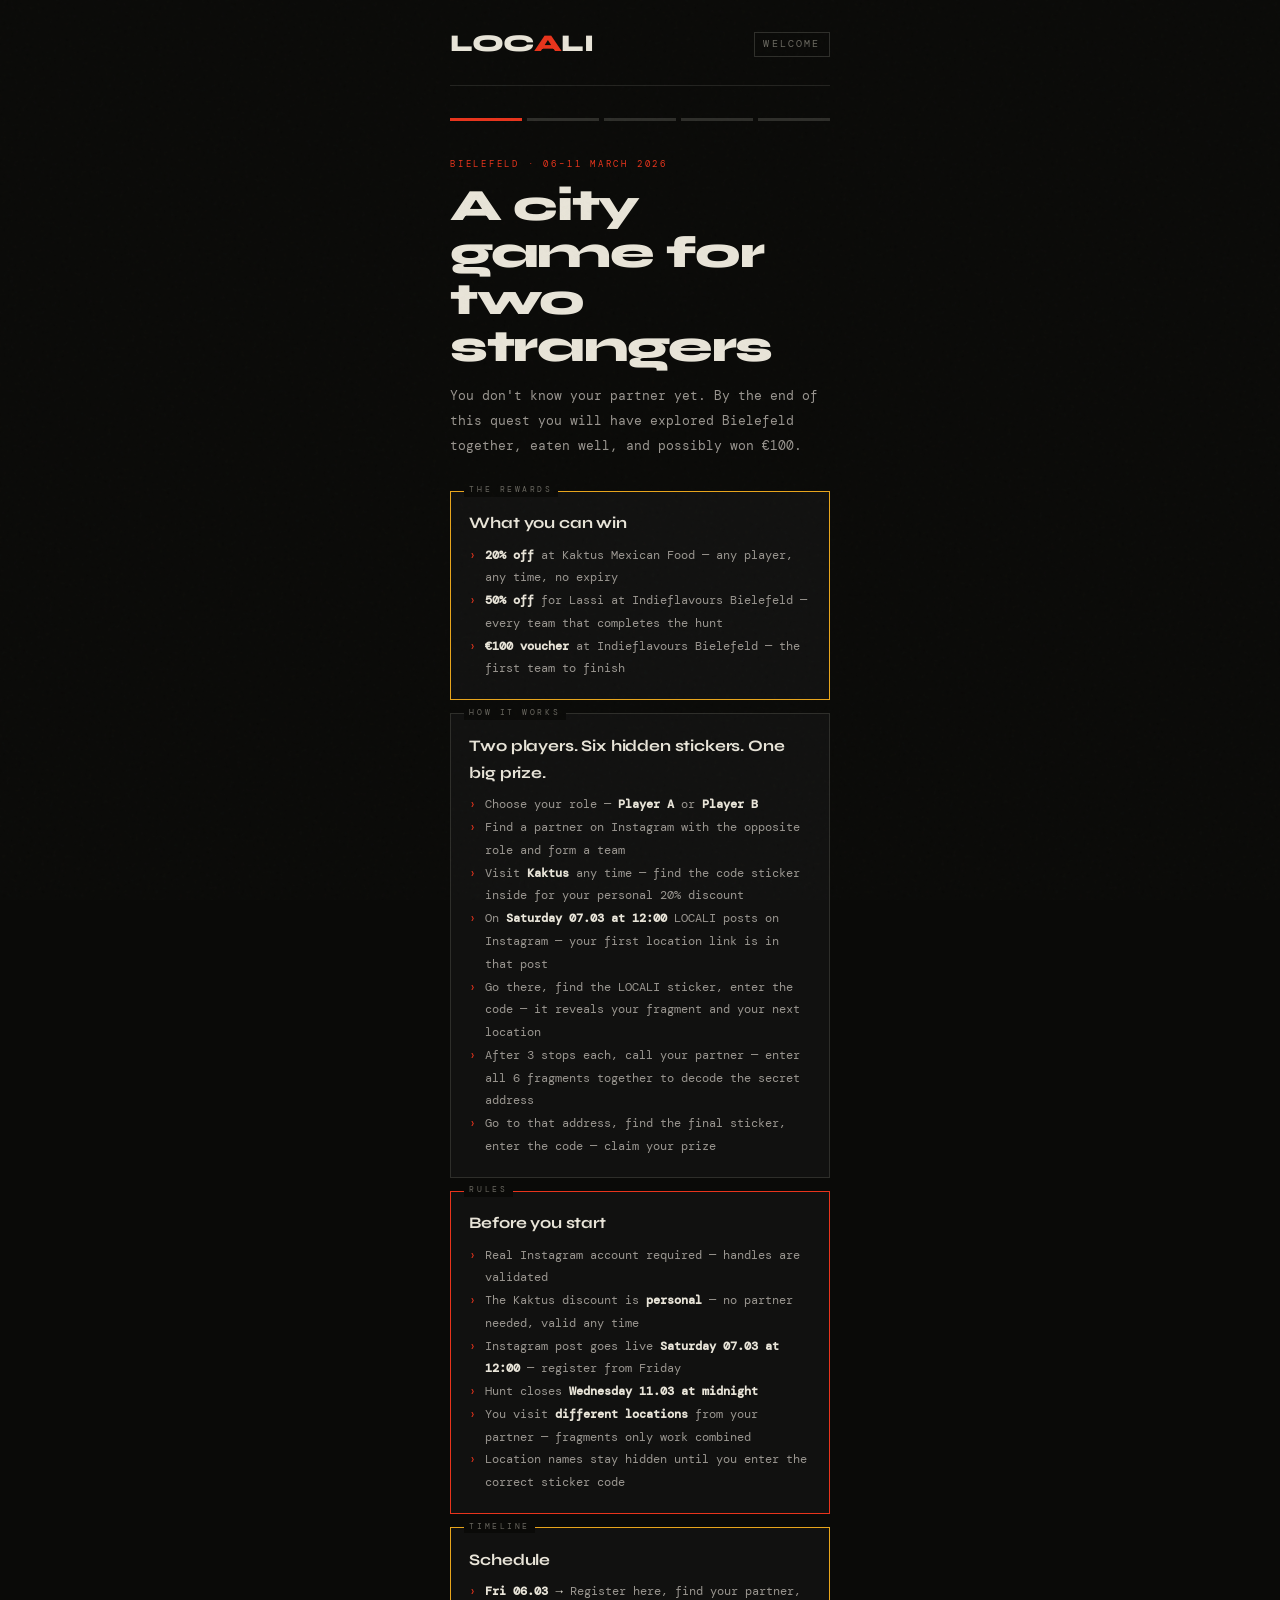
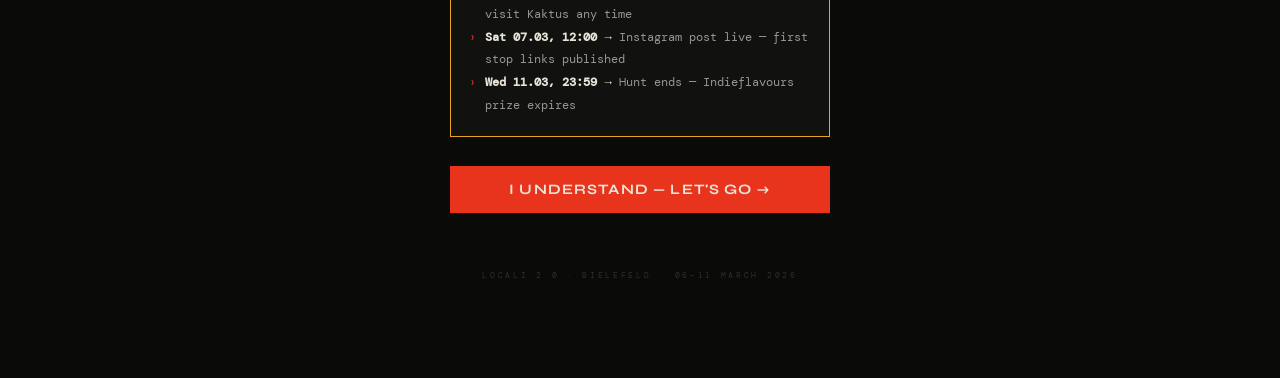
<file: index.html>
<!DOCTYPE html>
<html lang="en">
<head>
  <meta charset="UTF-8">
  <meta name="viewport" content="width=device-width, initial-scale=1">
  <title>LOCALI — Bielefeld Quest</title>
  <link rel="stylesheet" href="style.css">
</head>
<body>
<div class="page">
  <div class="topbar f1">
    <div class="logo">LOC<span>A</span>LI</div>
    <div class="step-tag">Welcome</div>
  </div>
  <div class="progress f2">
    <div class="dot-step active"></div>
    <div class="dot-step"></div>
    <div class="dot-step"></div>
    <div class="dot-step"></div>
    <div class="dot-step"></div>
  </div>
  <div class="hero f2">
    <div class="hero-label">Bielefeld · 06–11 March 2026</div>
    <h1>A city game for two strangers</h1>
    <p>You don't know your partner yet. By the end of this quest you will have explored Bielefeld together, eaten well, and possibly won €100.</p>
  </div>

  <div class="card c-gold f3" data-tag="The Rewards">
    <h3>What you can win</h3>
    <ul>
      <li><strong>20% off</strong> at Kaktus Mexican Food — any player, any time, no expiry</li>
      <li><strong>50% off</strong> for Lassi at Indieflavours Bielefeld — every team that completes the hunt</li>
      <li><strong>€100 voucher</strong> at Indieflavours Bielefeld — the first team to finish</li>
    </ul>
  </div>

  <div class="card f3" data-tag="How It Works">
    <h3>Two players. Six hidden stickers. One big prize.</h3>
    <ul>
      <li>Choose your role — <strong>Player A</strong> or <strong>Player B</strong></li>
      <li>Find a partner on Instagram with the opposite role and form a team</li>
      <li>Visit <strong>Kaktus</strong> any time — find the code sticker inside for your personal 20% discount</li>
      <li>On <strong>Saturday 07.03 at 12:00</strong> LOCALI posts on Instagram — your first location link is in that post</li>
      <li>Go there, find the LOCALI sticker, enter the code — it reveals your fragment and your next location</li>
      <li>After 3 stops each, call your partner — enter all 6 fragments together to decode the secret address</li>
      <li>Go to that address, find the final sticker, enter the code — claim your prize</li>
    </ul>
  </div>

  <div class="card c-red f4" data-tag="Rules">
    <h3>Before you start</h3>
    <ul>
      <li>Real Instagram account required — handles are validated</li>
      <li>The Kaktus discount is <strong>personal</strong> — no partner needed, valid any time</li>
      <li>Instagram post goes live <strong>Saturday 07.03 at 12:00</strong> — register from Friday</li>
      <li>Hunt closes <strong>Wednesday 11.03 at midnight</strong></li>
      <li>You visit <strong>different locations</strong> from your partner — fragments only work combined</li>
      <li>Location names stay hidden until you enter the correct sticker code</li>
    </ul>
  </div>

  <div class="card c-gold f4" data-tag="Timeline">
    <h3>Schedule</h3>
    <ul>
      <li><strong>Fri 06.03 →</strong> Register here, find your partner, visit Kaktus any time</li>
      <li><strong>Sat 07.03, 12:00 →</strong> Instagram post live — first stop links published</li>
      <li><strong>Wed 11.03, 23:59 →</strong> Hunt ends — Indieflavours prize expires</li>
    </ul>
  </div>

  <div class="spacer"></div>
  <button class="btn f5" onclick="G.clearAll(); window.location.href='role.html'">I understand — Let's go →</button>
  <div class="foot f6">LOCALI 2.0 · Bielefeld · 06–11 March 2026</div>
</div>
<script src="game.js"></script>
</body>
</html>
</file>
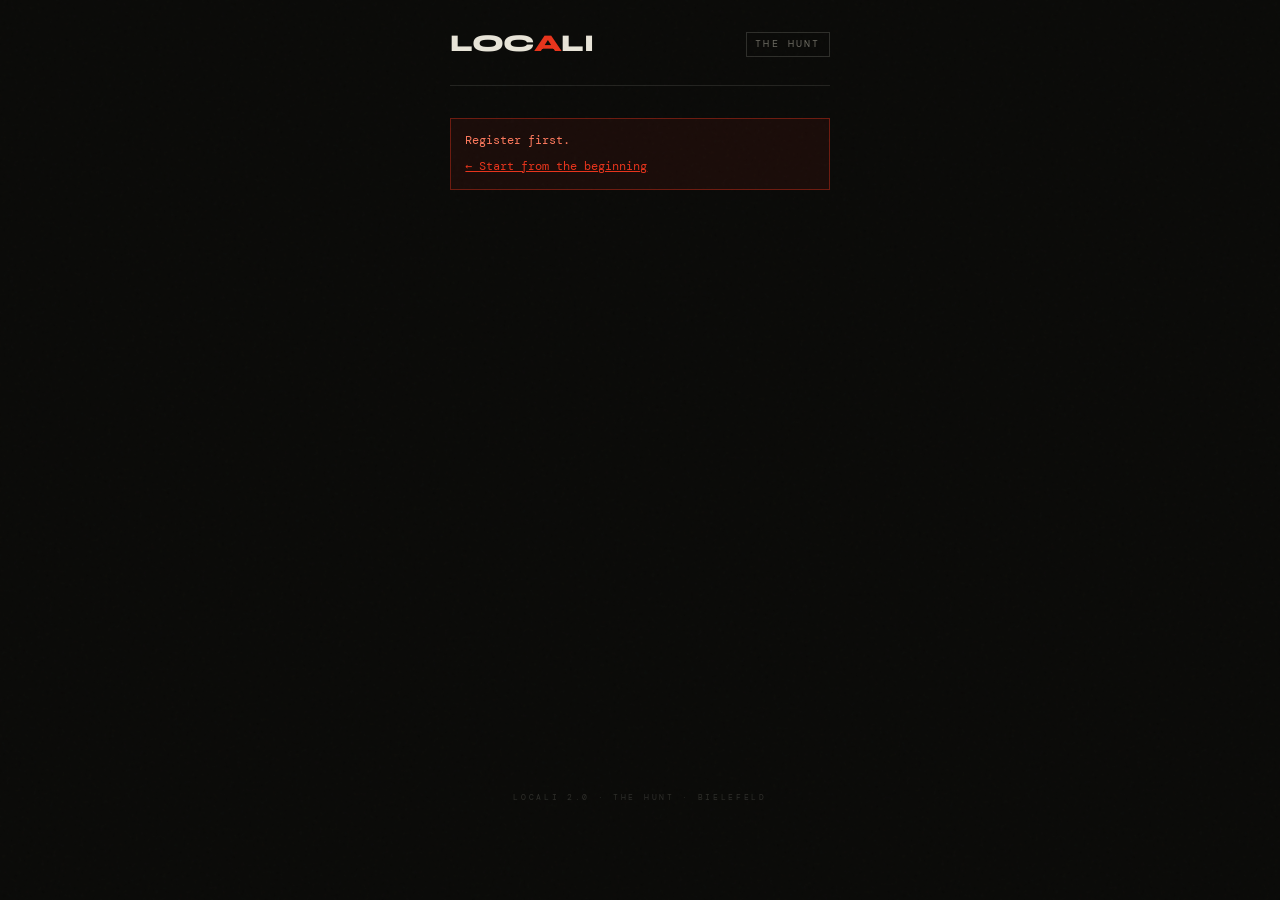
<file: hunt.html>
<!DOCTYPE html>
<html lang="en">
<head>
  <meta charset="UTF-8">
  <meta name="viewport" content="width=device-width, initial-scale=1">
  <title>LOCALI — The Hunt</title>
  <link rel="stylesheet" href="style.css">
</head>
<body>
<div class="page">
  <div class="topbar f1"><div class="logo">LOC<span>A</span>LI</div><div class="step-tag">The Hunt</div></div>
  <div id="rolePillWrap" class="f1"></div>

  <!-- Not registered -->
  <div id="gateWarn" class="hidden">
    <div class="alert alert-err f2">Register first.
      <a href="index.html" style="color:var(--red);display:block;margin-top:.35rem;">← Start from the beginning</a>
    </div>
  </div>

  <!-- Pre-hunt (before Sat 07.03 12:00) -->
  <div id="preHunt" class="hidden">
    <div class="hero f2">
      <div class="hero-label">Not Live Yet</div>
      <h1>Hunt starts Saturday</h1>
      <p>On <strong>Saturday 07.03 at 12:00</strong> LOCALI posts on Instagram. That post has your first stop link. Come back then — or tap the button below to watch for the post.</p>
    </div>
    <div style="text-align:center;padding:1.75rem 0;border:1px solid var(--line2);background:var(--surf);margin-bottom:.8rem;" class="f3">
      <div style="font-size:.52rem;letter-spacing:.35em;text-transform:uppercase;color:var(--muted);margin-bottom:.6rem;">Post live in</div>
      <div id="preCountdown" style="font-family:var(--syne);font-size:2.6rem;font-weight:800;color:var(--red);line-height:1;">--:--:--</div>
    </div>
    <a id="igLinkPre" href="#" target="_blank" class="btn btn-ghost f4">Watch @locali_bielefeld on Instagram</a>
    <a href="waiting.html" class="btn btn-ghost f4">← Back</a>
  </div>

  <!-- Hunt over -->
  <div id="huntOver" class="hidden">
    <div class="hero f2"><div class="hero-label">Hunt Closed</div><h1>The quest has ended</h1>
      <p>The LOCALI Bielefeld Quest ran 06–11 March 2026. Thank you for taking part.</p>
    </div>
  </div>

  <!-- ── ACTIVE HUNT ──────────────────────────────────────── -->
  <div id="activeHunt" class="hidden">

    <!-- State A: No stops done — go to Instagram for Stop 1 link -->
    <div id="stateNoStops" class="hidden">
      <div class="hero f2">
        <div class="hero-label">Step 1 — Your First Location</div>
        <h1>Go to Instagram</h1>
        <p>The LOCALI post is live. Open it and tap the link for your role. It takes you directly to your first stop. Come back here after you've found the sticker and entered the code.</p>
      </div>
      <div class="card c-red f3" data-tag="Your Link">
        <h3 id="igRolePrompt"></h3>
        <p style="font-size:.75rem;color:var(--muted2);margin-top:.3rem;">The post has a link for Player A and a separate link for Player B. Tap yours only.</p>
      </div>
      <a id="igPostBtn" href="#" target="_blank" class="btn f4">Open LOCALI on Instagram →</a>
    </div>

    <!-- State B: Some stops done, more remaining -->
    <div id="stateInProgress" class="hidden">
      <div class="hero f2">
        <div class="hero-label" id="progressLabel"></div>
        <h1>Keep going</h1>
        <p id="progressSub"></p>
      </div>

      <!-- Collected fragments (shown as anonymous chips — just the encoded values) -->
      <div class="card f3" data-tag="Your Fragments So Far">
        <h3>What you've collected</h3>
        <div id="progressFrags" style="margin-top:.4rem;"></div>
        <p style="font-size:.65rem;color:var(--muted);margin-top:.6rem;">Write these down. Don't share them until you have all 3.</p>
      </div>

      <!-- Next stop direction (clue only — no location name or map link) -->
      <div class="card c-red f3" data-tag="Your Next Stop">
        <h3>Head to your next location</h3>
        <p id="nextClueText" style="margin-top:.4rem;font-size:.8rem;line-height:1.9;color:var(--muted2);"></p>
        <a id="nextStopBtn" href="#" class="btn" style="margin-top:.85rem;font-size:.85rem;">Go to Stop <span id="nextStopNumLabel"></span> →</a>
      </div>
    </div>

    <!-- State C: All stops done — two-box decoder -->
    <div id="stateDecoder" class="hidden">

      <div class="hero f2">
        <div class="hero-label">All 3 Stops Complete</div>
        <h1>Decode together</h1>
        <p>Call your partner. Once you both have all your fragments ready, enter them below. <strong>Both boxes must be exactly right</strong> — the address only appears when both match.</p>
      </div>

      <!-- Own fragment reminder -->
      <div class="card f3" data-tag="Your 3 Fragments">
        <h3>What you collected</h3>
        <div id="decoderMyFrags" style="margin-top:.4rem;"></div>
        <p style="font-size:.65rem;color:var(--muted);margin-top:.55rem;">Read these out loud to your partner. Ask them to read theirs back to you.</p>
      </div>

      <!-- Two entry boxes -->
      <div class="card c-gold f4" data-tag="Enter All 6 Fragments">
        <h3>Type the combined fragments</h3>
        <p style="font-size:.72rem;color:var(--muted2);margin-bottom:.9rem;line-height:1.85;">Enter each player's 3 fragments separated by spaces, exactly as they appeared — every symbol counts. Both boxes must be correct at the same time.</p>

        <div class="field">
          <label for="boxA">Player A — The Scout (3 fragments)</label>
          <input type="text" id="boxA"
            placeholder="fragment-1 fragment-2 fragment-3"
            autocomplete="off" autocorrect="off" autocapitalize="characters" spellcheck="false"
            oninput="onBoxInput('A')" />
          <div class="field-hint" id="hintA">Enter Player A's 3 fragments with spaces between them.</div>
        </div>

        <div class="field" style="margin-top:.35rem;">
          <label for="boxB">Player B — The Historian (3 fragments)</label>
          <input type="text" id="boxB"
            placeholder="fragment-1 fragment-2 fragment-3"
            autocomplete="off" autocorrect="off" autocapitalize="characters" spellcheck="false"
            oninput="onBoxInput('B')" />
          <div class="field-hint" id="hintB">Enter Player B's 3 fragments with spaces between them.</div>
        </div>

        <div id="decodeErr" class="alert alert-err hidden" style="margin:.65rem 0 .4rem;"></div>
        <button class="btn btn-gold" style="margin-top:.3rem;" onclick="attemptDecode()">Decode the Address →</button>
      </div>

      <!-- Reveal section (hidden until both boxes correct) -->
      <div id="revealSection" class="hidden">
        <div class="divider f1">decoding…</div>
        <div id="revealSteps"></div>

        <!-- Final address + code entry — injected after last step -->
        <div id="finalBlock" class="hidden">
          <div class="card c-gold f1" style="margin-top:.8rem;" data-tag="The Destination">
            <h3 style="color:var(--gold);margin-bottom:.6rem;">You've found the address</h3>
            <div style="font-family:var(--syne);font-size:1.25rem;font-weight:800;line-height:1.45;letter-spacing:.02em;">
              Indieflavours Bielefeld<br>
              <span style="color:var(--gold);">Mauerstraße 52, 33602 Bielefeld</span>
            </div>
            <a href="https://maps.google.com/?q=Indieflavours+Bielefeld+Mauerstrase+52" target="_blank" class="map-btn" style="margin-top:.7rem;">Open in Google Maps</a>
          </div>

          <div class="card f2" data-tag="Final Step — At Indieflavours">
            <h3>Find the LOCALI sticker at the entrance</h3>
            <p style="margin-bottom:.75rem;">You're at Mauerstraße 52. Look for the small LOCALI sticker at the entrance. Enter the code written on it.</p>
            <div class="field" style="margin-bottom:.5rem;">
              <label for="finalCode">Final Code</label>
              <input type="text" id="finalCode"
                placeholder="Code from the sticker at Indieflavours"
                autocomplete="off" autocorrect="off" autocapitalize="characters" spellcheck="false" />
            </div>
            <div id="finalErr" class="alert alert-err hidden"></div>
            <button class="btn btn-gold" onclick="submitFinalCode()">Claim My Prize →</button>
          </div>
        </div>
      </div>

    </div><!-- /stateDecoder -->

    <!-- Checking winner status (shown briefly while API call runs) -->
    <div id="checkingWinner" class="hidden">
      <div style="text-align:center;padding:3rem 0;">
        <div style="font-size:2rem;animation:bob .85s ease infinite alternate;">⏳</div>
        <div style="font-family:var(--syne);font-size:1.1rem;font-weight:700;margin-top:1rem;color:var(--muted2);">Checking winner status…</div>
        <div style="font-size:.65rem;color:var(--muted);margin-top:.4rem;">Just a moment</div>
      </div>
    </div>

    <!-- ── WIN SCREEN — Grand Prize (first team) ── -->
    <div id="winSection" class="hidden">
      <div class="win-hero f1">
        <span class="win-icon">🏆</span>
        <div class="win-title">You're First!</div>
        <div class="win-sub">First team to complete the Bielefeld Sync-Quest</div>
      </div>
      <div class="voucher f2" style="background:radial-gradient(ellipse at center,rgba(232,165,28,.15) 0%,transparent 70%);">
        <div class="v-lbl">LOCALI Grand Prize — First Team</div>
        <div class="v-pct" style="font-size:2.6rem;line-height:1.1;color:var(--gold);">€100</div>
        <div class="v-lbl">Voucher at</div>
        <div class="v-name">🍛 Indieflavours Bielefeld</div>
        <div class="v-team">Mauerstraße 52, 33602 Bielefeld</div>
        <div class="v-team" id="winTeamGrand"></div>
        <div class="v-once">Valid 06–11 March 2026 · Screenshot this now · One-time use</div>
      </div>
      <div class="alert alert-ok f3">🥇 You are the first team to finish. Show this screen at Indieflavours to claim the €100 voucher.</div>
      <div class="card f3" data-tag="At Indieflavours">
        <h3>How to claim</h3>
        <ul>
          <li>Show this screen to the waiter or manager</li>
          <li>Staff have been briefed — this is valid</li>
          <li>Take a screenshot as backup right now</li>
          <li>Valid 06–11 March 2026 only</li>
        </ul>
      </div>
      <a href="https://maps.google.com/?q=Indieflavours+Bielefeld+Mauerstrase+52" target="_blank" class="map-btn f4">Open Indieflavours in Google Maps</a>
    </div>

    <!-- ── WIN SCREEN — Finisher (50% off, not first) ── -->
    <div id="finisherSection" class="hidden">
      <div class="win-hero f1">
        <span class="win-icon">🎉</span>
        <div class="win-title">Quest Complete</div>
        <div class="win-sub">You solved the Bielefeld Sync-Quest</div>
      </div>
      <div class="voucher f2">
        <div class="v-lbl">LOCALI Finisher Reward</div>
        <div class="v-pct" style="font-size:3rem;line-height:1.1;">50% OFF</div>
        <div class="v-lbl">On Mango Lassi at</div>
        <div class="v-name">🍛 Indieflavours Bielefeld</div>
        <div class="v-team">Mauerstraße 52, 33602 Bielefeld</div>
        <div class="v-team" id="winTeamFinisher"></div>
        <div class="v-once">Valid 06–11 March 2026 · Screenshot this now</div>
      </div>
      <div class="card c-gold f3" data-tag="Grand Prize — Already Claimed">
        <h3>The €100 voucher has been claimed</h3>
        <p>First place: <strong id="grandWinnerName" style="color:var(--gold);"></strong></p>
        <p style="margin-top:.4rem;font-size:.73rem;color:var(--muted2);">You still get 50% off on Mango Lassi — that's a great reward for finishing the hunt. Congratulations.</p>
      </div>
      <div class="alert alert-ok f3">Show this screen at Indieflavours. Staff have been briefed. Take a screenshot as backup. Claimable only today</div>
      <a href="https://maps.google.com/?q=Indieflavours+Bielefeld+Mauerstrase+52" target="_blank" class="map-btn f4">Open Indieflavours in Google Maps</a>
    </div>

  </div><!-- /activeHunt -->
  <div class="foot">LOCALI 2.0 · The Hunt · Bielefeld</div>
</div>

<script src="game.js"></script>
<script>
  const handle   = G.get(G.K.HANDLE);
  const role     = G.get(G.K.ROLE);
  const teamname = G.get(G.K.TEAMNAME);
  const partner  = G.get(G.K.PARTNER);

  if (!handle || !role) {
    show('gateWarn');
  } else {
    document.getElementById('rolePillWrap').innerHTML =
      `<div class="role-pill ${role.toLowerCase()}">${role==='A'?'⬡ Player A — The Scout':'⬡ Player B — The Historian'}</div>`;

    if (G.get(G.K.WON) === 'grand' || G.get(G.K.WON) === 'finisher') {
      show('activeHunt'); showWin();
    } else if (G.isHuntOver() && G.getStops().length === 0) {
      show('huntOver');
    } else if (G.isHuntLive() || G.getStops().length > 0) {
      show('activeHunt'); routeState();
    } else {
      show('preHunt');
      document.getElementById('igLinkPre').href = role==='A' ? G.IG_POST_A : G.IG_POST_B;
      countdown('preCountdown', G.HUNT_START);
    }
  }

  function show(id) { document.getElementById(id).classList.remove('hidden'); }
  function hide(id) { document.getElementById(id).classList.add('hidden'); }

  function routeState() {
    const done  = G.getStops();
    const stops = G.stopsForRole(role);

    if (G.allStopsDone()) {
      show('stateDecoder');
      renderDecoderFrags();
      // Pre-fill this player's box
      const myFrags = G.getFragments().join(' ');
      if (role === 'A') {
        document.getElementById('boxA').value = myFrags;
        setHint('A', 'ok', '✓ Pre-filled from your stops — confirm and have your partner fill theirs.');
      } else {
        document.getElementById('boxB').value = myFrags;
        setHint('B', 'ok', '✓ Pre-filled from your stops — confirm and have your partner fill theirs.');
      }
      return;
    }

    if (done.length === 0) {
      show('stateNoStops');
      document.getElementById('igRolePrompt').textContent =
        role==='A' ? '→ Tap the Player A link in the LOCALI post' : '→ Tap the Player B link in the LOCALI post';
      document.getElementById('igPostBtn').href = role==='A' ? G.IG_POST_A : G.IG_POST_B;
    } else {
      show('stateInProgress');
      renderProgress(done, stops);
    }
  }

  function renderProgress(done, stops) {
    const doneCount = done.length;
    const total     = stops.length;
    const clr       = role==='A' ? 'var(--blue)' : 'var(--gold)';

    document.getElementById('progressLabel').textContent = `Stop ${doneCount} of ${total} Complete`;
    document.getElementById('progressSub').textContent   =
      `You have ${doneCount} fragment${doneCount>1?'s':''}. ${total-doneCount} more stop${total-doneCount>1?'s':''} remaining.`;

    // Show collected fragments
    const el = document.getElementById('progressFrags');
    done.forEach((id, i) => {
      const stop = stops.find(s => s.id === id);
      if (!stop) return;
      el.innerHTML += `
        <div style="display:flex;justify-content:space-between;align-items:center;padding:.45rem 0;border-bottom:1px solid var(--line);font-size:.75rem;">
          <span style="color:var(--muted);">Fragment ${i+1}</span>
          <strong style="font-family:var(--syne);font-size:1.15rem;letter-spacing:.1em;color:${clr};">${stop.fragment}</strong>
        </div>`;
    });

    // Show clue and link to NEXT stop (from last completed stop — never show location name)
    const lastStop = stops.find(s => s.id === done[done.length-1]);
    if (lastStop && lastStop.next_clue && lastStop.next_url) {
      document.getElementById('nextClueText').textContent   = lastStop.next_clue;
      document.getElementById('nextStopBtn').href           = lastStop.next_url;
      document.getElementById('nextStopNumLabel').textContent = doneCount + 1;
      const btn = document.getElementById('nextStopBtn');
      btn.className = 'btn ' + (role==='A' ? 'btn-blue' : 'btn-gold');
      btn.style.cssText += 'margin-top:.85rem;font-size:.85rem;';
    }
  }

  function renderDecoderFrags() {
    const frags = G.getFragments();
    const clr   = role==='A' ? 'var(--blue)' : 'var(--gold)';
    const el    = document.getElementById('decoderMyFrags');
    frags.forEach((f, i) => {
      el.innerHTML += `
        <div style="display:flex;justify-content:space-between;align-items:center;padding:.45rem 0;border-bottom:1px solid var(--line);font-size:.75rem;">
          <span style="color:var(--muted);">Fragment ${i+1}</span>
          <strong style="font-family:var(--syne);font-size:1.2rem;letter-spacing:.12em;color:${clr};">${f}</strong>
        </div>`;
    });
  }

  function setHint(box, state, msg) {
    const el = document.getElementById('hint'+box);
    el.textContent = msg;
    el.className   = 'field-hint' + (state ? ' '+state : '');
    document.getElementById('box'+box).className = state==='err'?'err':state==='ok'?'ok':'';
  }

  function onBoxInput(box) {
    setHint(box, '', 'Enter Player '+box+'\'s 3 fragments with spaces between them.');
    document.getElementById('decodeErr').classList.add('hidden');
  }

  function attemptDecode() {
    const rawA = document.getElementById('boxA').value;
    const rawB = document.getElementById('boxB').value;
    const err  = document.getElementById('decodeErr');

    const normA = G.norm(rawA);
    const normB = G.norm(rawB);
    const okA   = normA === G.DECODER.ANSWER_A;
    const okB   = normB === G.DECODER.ANSWER_B;

    setHint('A', okA ? 'ok' : 'err', okA ? '✓ Correct' : '✗ Doesn\'t match — check every character.');
    setHint('B', okB ? 'ok' : 'err', okB ? '✓ Correct' : '✗ Doesn\'t match — check every character.');

    if (!okA || !okB) {
      err.textContent = !okA && !okB
        ? '✗ Both boxes have errors. Copy each fragment exactly — symbols and case matter.'
        : !okA ? '✗ Player A\'s fragments don\'t match. Check for typos.'
               : '✗ Player B\'s fragments don\'t match. Check for typos.';
      err.classList.remove('hidden');
      return;
    }

    // Both correct — hide the form, start timed reveal
    err.classList.add('hidden');
    document.getElementById('stateDecoder').querySelector('.card.c-gold').classList.add('hidden');
    show('revealSection');

    const stepsEl = document.getElementById('revealSteps');
    G.DECODER.STEPS.forEach((step, i) => {
      setTimeout(() => {
        const d = document.createElement('div');
        d.className = 'card f1';
        d.style.cssText = 'margin-bottom:.7rem;border-left:3px solid var(--red);opacity:0;transition:opacity .6s ease;';
        d.innerHTML = `
          <div style="font-size:.49rem;letter-spacing:.32em;text-transform:uppercase;color:var(--red);margin-bottom:.3rem;">${step.label}</div>
          <div style="font-size:.82rem;line-height:1.9;color:var(--muted2);">${step.html}</div>`;
        stepsEl.appendChild(d);
        requestAnimationFrame(() => requestAnimationFrame(() => { d.style.opacity = '1'; }));
        d.scrollIntoView({ behavior: 'smooth', block: 'end' });

        // After last step, show final address + code entry
        if (i === G.DECODER.STEPS.length - 1) {
          setTimeout(() => {
            show('finalBlock');
            document.getElementById('finalBlock').scrollIntoView({ behavior: 'smooth' });
          }, 900);
        }
      }, step.delay);
    });
  }

  // ── JSONBin config ──────────────────────────────────────────
  // 1. Go to jsonbin.io → sign up free → Create Bin
  // 2. Set initial bin content to: {"winner_locked":false,"team":"","handle":"","timestamp":""}
  // 3. Make the bin PUBLIC (so it can be read without auth)
  // 4. Copy the Bin ID and your API key (X-Master-Key) into the two lines below
  const JSONBIN_ID  = '69a94e5fae596e708f617fee';      // e.g. 65f3a1b2ad19ca34f8a1b2c3
  const JSONBIN_KEY = '$2a$10$wxAJU1o8bby3pFj9bimiB.0hRadtSUKsXHUVzW1186kD0RuTkFHmu';  // e.g. $2a$10$...

  const BIN_URL     = `https://api.jsonbin.io/v3/b/${JSONBIN_ID}`;
  const BIN_HEADERS = { 'X-Master-Key': JSONBIN_KEY, 'Content-Type': 'application/json' };

  function submitFinalCode() {
    const val = document.getElementById('finalCode').value.trim().toUpperCase().replace(/\s/g,'');
    const err = document.getElementById('finalErr');

    if (val !== G.INDIE_CODE.toUpperCase()) {
      err.textContent = '✗ Not the right code. Find the LOCALI sticker at the Indieflavours entrance.';
      err.classList.remove('hidden');
      document.getElementById('finalCode').className = 'err';
      setTimeout(() => { document.getElementById('finalCode').className = ''; }, 1800);
      return;
    }

    err.classList.add('hidden');

    // Show loading state while we check
    hide('stateDecoder');
    show('checkingWinner');

    // Step 1: Read current winner status
    fetch(BIN_URL + '/latest', { headers: { 'X-Master-Key': JSONBIN_KEY } })
      .then(r => r.json())
      .then(data => {
        const state = data.record;

        if (state.winner_locked === true || state.winner_locked === 'true') {
          // Winner already exists — this team gets 50% off
          G.set(G.K.WON, 'finisher');
          G.postForm('WINNER', {
            [G.FORMS.WINNER.PLAYER]:    handle,
            [G.FORMS.WINNER.PARTNER]:   partner || '',
            [G.FORMS.WINNER.TEAMNAME]:  teamname || '',
            [G.FORMS.WINNER.TIMESTAMP]: G.now(),
          });
          hide('checkingWinner');
          showFinisher(state.team);
        } else {
          // No winner yet — this team claims the €100
          const winnerData = {
            winner_locked: true,
            team:          teamname || handle,
            handle:        handle,
            partner:       partner || '',
            timestamp:     G.now(),
          };
          // Step 2: Lock the bin with this team as winner
          fetch(BIN_URL, {
            method:  'PUT',
            headers: BIN_HEADERS,
            body:    JSON.stringify(winnerData),
          })
          .then(() => {
            G.set(G.K.WON, 'grand');
            G.postForm('WINNER', {
              [G.FORMS.WINNER.PLAYER]:    handle,
              [G.FORMS.WINNER.PARTNER]:   partner || '',
              [G.FORMS.WINNER.TEAMNAME]:  teamname || '',
              [G.FORMS.WINNER.TIMESTAMP]: G.now(),
            });
            hide('checkingWinner');
            showGrandWinner();
          })
          .catch(() => {
            // Write failed — be conservative, show as finisher
            hide('checkingWinner');
            showFinisher('unknown');
          });
        }
      })
      .catch(() => {
        // Read failed (network issue) — fall back to 50% screen, don't falsely award €100
        G.set(G.K.WON, 'finisher');
        hide('checkingWinner');
        showFinisher('');
      });
  }

  function showGrandWinner() {
    show('winSection');
    document.getElementById('winTeamGrand').textContent =
      (teamname ? 'Team: ' + teamname + ' · ' : '') + '@' + handle;
  }

  function showFinisher(winnerTeamName) {
    show('finisherSection');
    document.getElementById('winTeamFinisher').textContent =
      (teamname ? 'Team: ' + teamname + ' · ' : '') + '@' + handle;
    document.getElementById('grandWinnerName').textContent =
      winnerTeamName || 'another team';
  }

  function showWin() {
    // Called on page reload if already won previously
    const wonState = G.get(G.K.WON);
    if (wonState === 'grand') {
      showGrandWinner();
    } else {
      // Re-fetch winner name to display correctly on reload
      fetch(BIN_URL + '/latest', { headers: { 'X-Master-Key': JSONBIN_KEY } })
        .then(r => r.json())
        .then(data => showFinisher(data.record.team))
        .catch(() => showFinisher(''));
    }
  }

  function countdown(elId, target) {
    (function tick() {
      const diff = target - new Date();
      if (diff <= 0) { location.reload(); return; }
      const d=Math.floor(diff/86400000), h=Math.floor((diff%86400000)/3600000),
            m=Math.floor((diff%3600000)/60000), s=Math.floor((diff%60000)/1000);
      document.getElementById(elId).textContent = d>0
        ? `${d}d ${String(h).padStart(2,'0')}:${String(m).padStart(2,'0')}:${String(s).padStart(2,'0')}`
        : `${String(h).padStart(2,'0')}:${String(m).padStart(2,'0')}:${String(s).padStart(2,'0')}`;
      setTimeout(tick, 1000);
    })();
  }
</script>
</body>
</html>
</file>
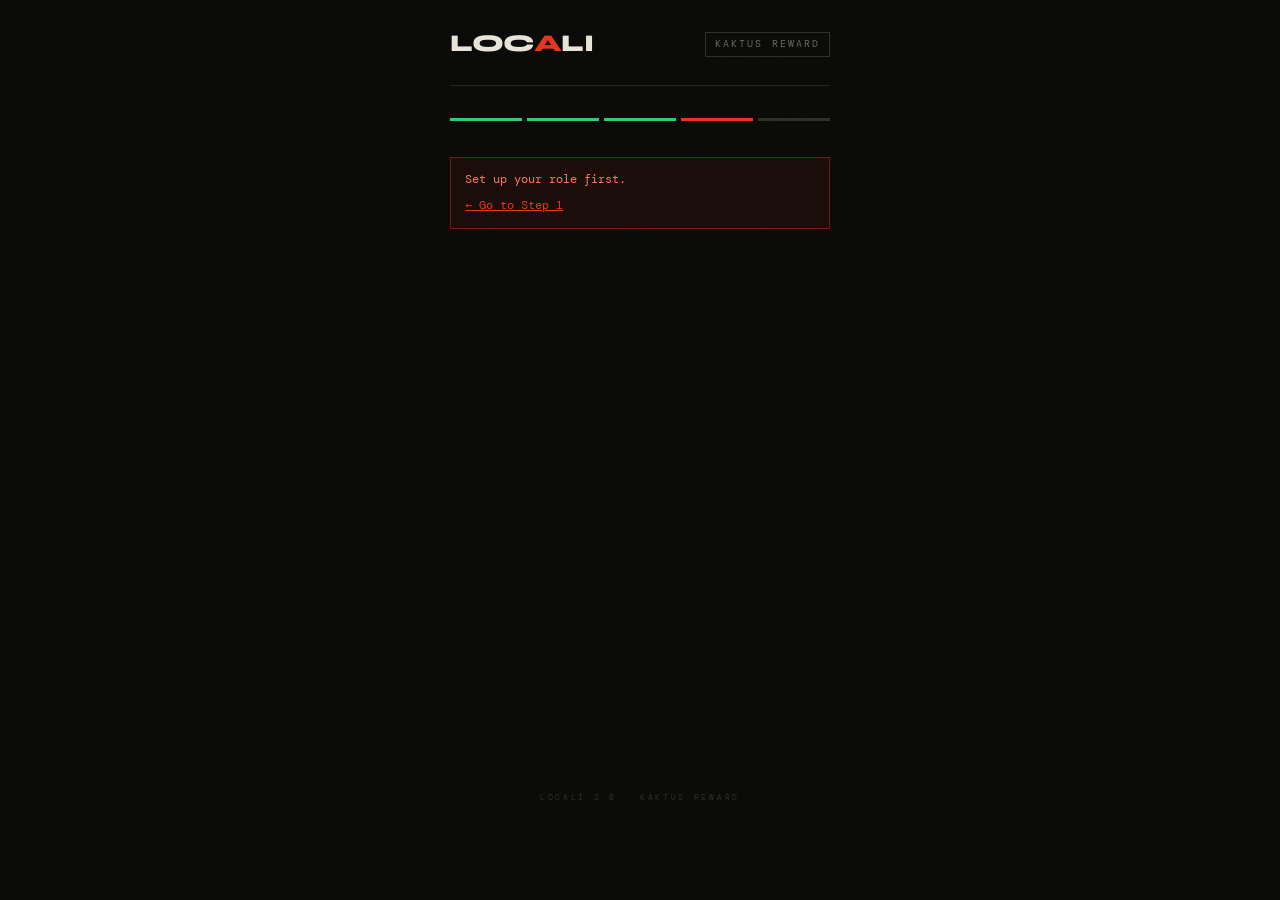
<file: kaktus.html>
<!DOCTYPE html>
<html lang="en">
<head>
  <meta charset="UTF-8">
  <meta name="viewport" content="width=device-width, initial-scale=1">
  <title>LOCALI — Kaktus 20% Off</title>
  <link rel="stylesheet" href="style.css">
</head>
<body>
<div class="page">

  <div class="topbar f1">
    <div class="logo">LOC<span>A</span>LI</div>
    <div class="step-tag">Kaktus Reward</div>
  </div>

  <div class="progress f2">
    <div class="dot-step done"></div>
    <div class="dot-step done"></div>
    <div class="dot-step done"></div>
    <div class="dot-step active"></div>
    <div class="dot-step"></div>
  </div>

  <!-- No handle gate -->
  <div id="gateWarn" class="hidden">
    <div class="alert alert-err f2">
      Set up your role first.
      <a href="role.html" style="color:var(--red);display:block;margin-top:.35rem;">← Go to Step 1</a>
    </div>
  </div>

  <div id="mainContent" class="hidden">

    <div id="rolePillWrap" class="f1"></div>

    <!-- Code entry -->
    <div id="codeSection">

      <div class="hero f2">
        <div class="hero-label">Kaktus Mexican Food</div>
        <h1>Find the hidden code</h1>
        <p>You're at Kaktus. Somewhere inside the restaurant — on the menu, a sticker, the wall — there is a printed LOCALI code. Look for it. Enter it below to unlock your personal 20% discount.</p>
      </div>

      <div class="alert alert-info f3">
        This reward is <strong>yours alone</strong> — no partner or team needed. You can use it any time, even after the hunt ends.
      </div>

      <a href="https://share.google/J2fruJExUS1heH3Sg" target="_blank" class="map-btn f3">Open Kaktus in Google Maps</a>

      <div class="field f3">
        <label for="codeInput">Kaktus Secret Code</label>
        <input
          type="text"
          id="codeInput"
          placeholder="The code you found inside Kaktus"
          autocomplete="off"
          autocorrect="off"
          autocapitalize="characters"
          spellcheck="false"
        />
        <div class="field-hint">Not case-sensitive. Enter exactly what you see on the sticker.</div>
      </div>

      <div id="codeErr" class="alert alert-err hidden"></div>
      <button class="btn f4" onclick="unlockVoucher()">Unlock My 20% Voucher →</button>

      <div class="alert alert-info f5">
        💡 The code is physically inside the restaurant — you need to be there to find it.
      </div>

    </div>

    <!-- Voucher -->
    <div id="voucherSection" class="hidden">

      <div class="divider f1">unlocked ✓</div>

      <div class="voucher f1">
        <div class="v-lbl">LOCALI Personal Reward</div>
        <div class="v-pct">20<span style="font-size:2rem">%</span></div>
        <div class="v-lbl">Off Your Entire Order</div>
        <div class="v-name">🌮 Kaktus Mexican Food</div>
        <div class="v-team" id="vHandle"></div>
        <div class="v-once">Screenshot this — show it to the waiter or at the cash</div>
      </div>

      <div id="redeemBlock" class="f2">
        <div class="alert alert-info">
          Show this screen at the cash or to your waiter. Take a screenshot first. Tap below once your discount has been applied.
        </div>
        <button class="btn btn-gold" onclick="markRedeemed()">✓ Mark as Redeemed</button>
      </div>
      <div id="redeemedMsg" class="alert alert-ok hidden f2">✅ Voucher redeemed. Enjoy your meal! 🌮</div>

      <div class="spacer"></div>

      <div class="card c-red f3" data-tag="Meanwhile">
        <h3>The hunt is coming</h3>
        <p>On <strong>Friday 06.03 at 12:00</strong>, LOCALI will post on Instagram. That post contains your hunt link. Tap the link for your role and begin the city hunt — 3 locations, encoded fragments, and a secret restaurant to decode.</p>
      </div>

      <a href="waiting.html" class="btn btn-ghost f4">← Back to waiting screen</a>

    </div>

  </div>

  <div class="foot">LOCALI 2.0 · Kaktus Reward</div>
</div>

<script src="game.js"></script>
<script>
  const handle = G.get(G.K.HANDLE);
  const role   = G.get(G.K.ROLE);

  if (!handle || !role) {
    document.getElementById('gateWarn').classList.remove('hidden');
  } else {
    document.getElementById('mainContent').classList.remove('hidden');
    document.getElementById('rolePillWrap').innerHTML =
      `<div class="role-pill ${role.toLowerCase()}">${role === 'A' ? '⬡ Player A — The Scout' : '⬡ Player B — The Historian'}</div>`;

    if (G.get(G.K.KAKTUS_DONE) === 'yes') showVoucher();
  }

  function unlockVoucher() {
    const val = document.getElementById('codeInput').value.trim().toUpperCase().replace(/\s/g,'');
    const err = document.getElementById('codeErr');
    if (val !== G.KAKTUS_CODE.toUpperCase()) {
      err.textContent = '✗ That\'s not the code. Keep looking inside Kaktus.';
      err.classList.remove('hidden');
      const inp = document.getElementById('codeInput');
      inp.className = 'err';
      setTimeout(() => { inp.className = ''; }, 1800);
      return;
    }
    err.classList.add('hidden');
    G.set(G.K.KAKTUS_DONE, 'yes');

    // Fire Form 2 — individual player, no team data needed
    G.postForm('KAKTUS', {
      [G.FORMS.KAKTUS.PLAYER]:    handle,
      [G.FORMS.KAKTUS.TIMESTAMP]: G.now(),
    });

    showVoucher();
  }

  function showVoucher() {
    document.getElementById('codeSection').classList.add('hidden');
    document.getElementById('voucherSection').classList.remove('hidden');
    document.getElementById('vHandle').textContent = '@' + handle;
    if (localStorage.getItem('lc_kaktus_redeemed') === 'yes') {
      document.getElementById('redeemBlock').classList.add('hidden');
      document.getElementById('redeemedMsg').classList.remove('hidden');
    }
  }

  function markRedeemed() {
    if (!confirm('Has your discount been applied? Tap OK to mark as used.')) return;
    localStorage.setItem('lc_kaktus_redeemed', 'yes');
    document.getElementById('redeemBlock').classList.add('hidden');
    document.getElementById('redeemedMsg').classList.remove('hidden');
  }

  document.getElementById('codeInput') && document.getElementById('codeInput').addEventListener('keydown', e => {
    if (e.key === 'Enter') unlockVoucher();
  });
</script>
</body>
</html>
</file>
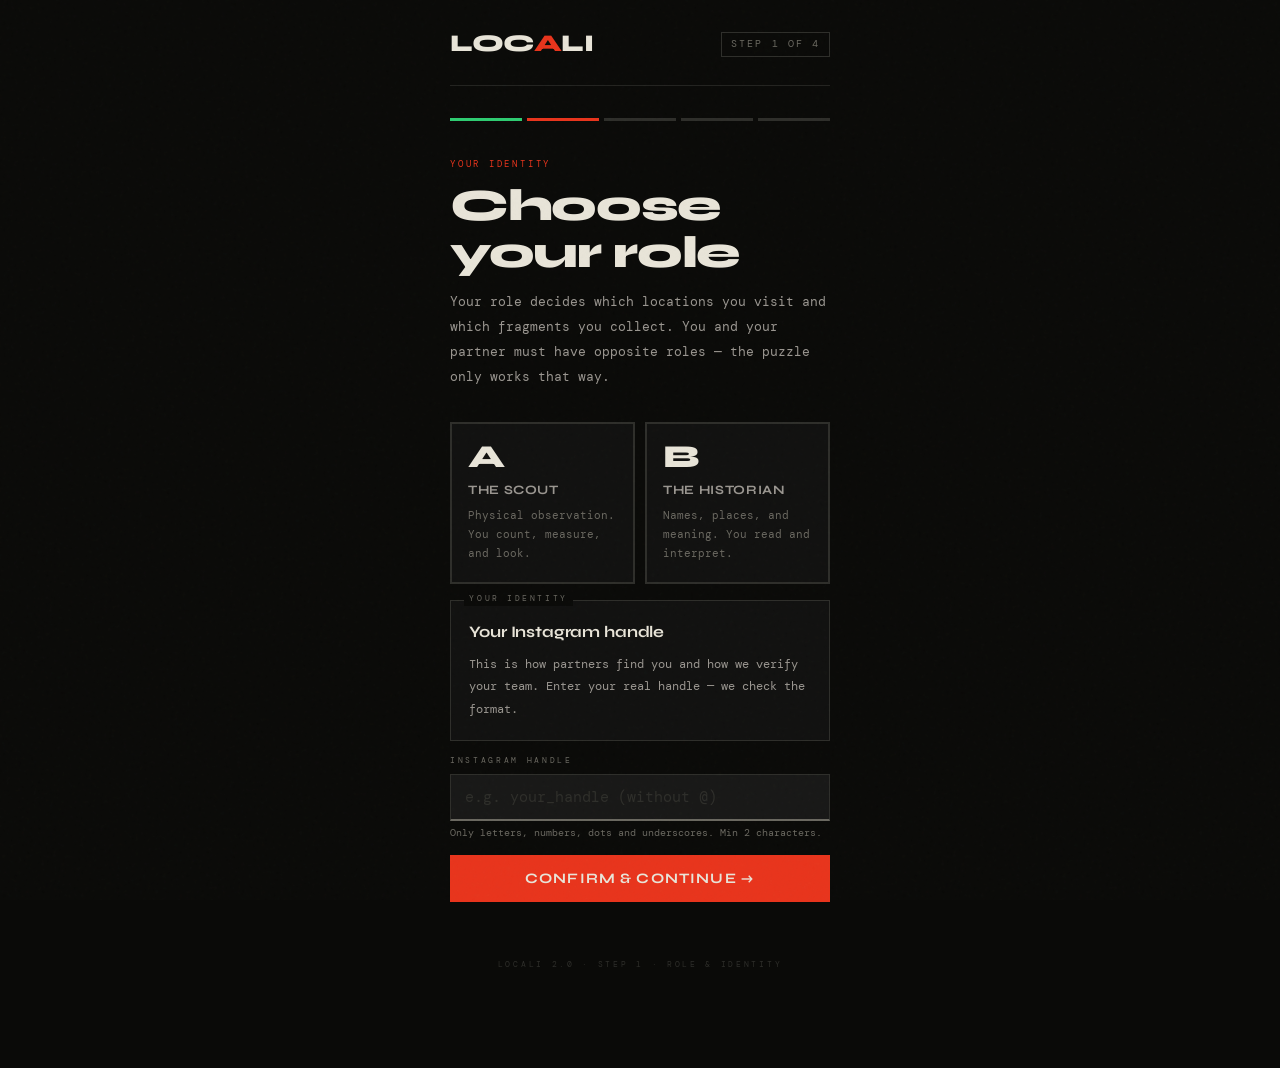
<file: role.html>
<!DOCTYPE html>
<html lang="en">
<head>
  <meta charset="UTF-8">
  <meta name="viewport" content="width=device-width, initial-scale=1">
  <title>LOCALI — Choose Your Role</title>
  <link rel="stylesheet" href="style.css">
</head>
<body>
<div class="page">

  <div class="topbar f1">
    <div class="logo">LOC<span>A</span>LI</div>
    <div class="step-tag">Step 1 of 4</div>
  </div>

  <div class="progress f2">
    <div class="dot-step done"></div>
    <div class="dot-step active"></div>
    <div class="dot-step"></div>
    <div class="dot-step"></div>
    <div class="dot-step"></div>
  </div>

  <div class="hero f2">
    <div class="hero-label">Your Identity</div>
    <h1>Choose your role</h1>
    <p>Your role decides which locations you visit and which fragments you collect. You and your partner must have opposite roles — the puzzle only works that way.</p>
  </div>

  <!-- Role picker -->
  <div class="role-grid f3">
    <div class="role-card" id="cardA" onclick="selectRole('A')">
      <div class="role-letter">A</div>
      <h4>The Scout</h4>
      <p>Physical observation. You count, measure, and look.</p>
    </div>
    <div class="role-card" id="cardB" onclick="selectRole('B')">
      <div class="role-letter">B</div>
      <h4>The Historian</h4>
      <p>Names, places, and meaning. You read and interpret.</p>
    </div>
  </div>
  <div id="roleErr" class="alert alert-err hidden f3">Please choose a role before continuing.</div>

  <!-- Instagram handle -->
  <div class="card f4" data-tag="Your Identity">
    <h3>Your Instagram handle</h3>
    <p>This is how partners find you and how we verify your team. Enter your real handle — we check the format.</p>
  </div>

  <div class="field f4">
    <label for="handleInput">Instagram Handle</label>
    <input
      type="text"
      id="handleInput"
      placeholder="e.g. your_handle (without @)"
      autocomplete="off"
      autocorrect="off"
      autocapitalize="off"
      spellcheck="false"
      oninput="validateHandle()"
    />
    <div class="field-hint" id="handleHint">Only letters, numbers, dots and underscores. Min 2 characters.</div>
  </div>

  <!-- Review block (shown before confirm) -->
  <div id="reviewBlock" class="card c-blue f4 hidden" data-tag="Confirm Your Choices">
    <h3>Before you continue</h3>
    <table style="width:100%;font-size:.75rem;border-collapse:collapse;margin-top:.35rem;">
      <tr>
        <td style="color:var(--muted);padding:.3rem 0;width:40%;">Role</td>
        <td id="reviewRole" style="color:var(--text);font-weight:600;"></td>
      </tr>
      <tr>
        <td style="color:var(--muted);padding:.3rem 0;">Handle</td>
        <td id="reviewHandle" style="color:var(--text);font-family:var(--mono);"></td>
      </tr>
    </table>
    <button class="btn btn-ghost" style="margin-top:.85rem;width:auto;padding:.45rem .9rem;font-size:.68rem;" onclick="resetChoices()">
      ✕ Change my choices
    </button>
  </div>

  <div id="formErr" class="alert alert-err hidden"></div>

  <button class="btn f5" id="continueBtn" onclick="proceed()">
    Confirm & Continue →
  </button>

  <div class="foot f6">LOCALI 2.0 · Step 1 · Role & Identity</div>
</div>

<script src="game.js"></script>
<script>
  let selectedRole = null;
  let handleValid  = false;

  // Restore if navigating back
  const savedRole   = G.get(G.K.ROLE);
  const savedHandle = G.get(G.K.HANDLE);
  if (savedRole)   { selectRole(savedRole, true); }
  if (savedHandle) { document.getElementById('handleInput').value = savedHandle; validateHandle(); }

  function selectRole(r, silent) {
    selectedRole = r;
    document.getElementById('cardA').className = 'role-card' + (r === 'A' ? ' selected-a' : '');
    document.getElementById('cardB').className = 'role-card' + (r === 'B' ? ' selected-b' : '');
    document.getElementById('roleErr').classList.add('hidden');
    if (!silent) updateReview();
  }

  function validateHandle() {
    const raw  = document.getElementById('handleInput').value;
    const hint = document.getElementById('handleHint');
    const inp  = document.getElementById('handleInput');

    if (raw.length === 0) {
      hint.textContent = 'Only letters, numbers, dots and underscores. Min 2 characters.';
      hint.className   = 'field-hint';
      inp.className    = '';
      handleValid      = false;
      return;
    }

    const clean = G.cleanHandle(raw);
    if (G.validHandle(raw)) {
      hint.textContent = '✓ @' + clean + ' looks valid';
      hint.className   = 'field-hint ok';
      inp.className    = 'ok';
      handleValid      = true;
    } else {
      hint.textContent = '✗ Invalid format. Use letters, numbers, dots, underscores only.';
      hint.className   = 'field-hint err';
      inp.className    = 'err';
      handleValid      = false;
    }
    updateReview();
  }

  function updateReview() {
    if (!selectedRole || !handleValid) return;
    const handle = G.cleanHandle(document.getElementById('handleInput').value);
    document.getElementById('reviewRole').textContent   = selectedRole === 'A' ? 'Player A — The Scout' : 'Player B — The Historian';
    document.getElementById('reviewHandle').textContent = '@' + handle;
    document.getElementById('reviewBlock').classList.remove('hidden');
  }

  function resetChoices() {
    selectedRole = null;
    handleValid  = false;
    document.getElementById('cardA').className    = 'role-card';
    document.getElementById('cardB').className    = 'role-card';
    document.getElementById('handleInput').value  = '';
    document.getElementById('handleHint').textContent = 'Only letters, numbers, dots and underscores. Min 2 characters.';
    document.getElementById('handleHint').className   = 'field-hint';
    document.getElementById('handleInput').className  = '';
    document.getElementById('reviewBlock').classList.add('hidden');
    document.getElementById('formErr').classList.add('hidden');
  }

  function proceed() {
    const err = document.getElementById('formErr');
    err.classList.add('hidden');

    if (!selectedRole) {
      document.getElementById('roleErr').classList.remove('hidden');
      document.getElementById('roleErr').scrollIntoView({behavior:'smooth'});
      return;
    }
    if (!handleValid) {
      err.textContent = 'Please enter a valid Instagram handle.';
      err.classList.remove('hidden');
      return;
    }

    const handle = G.cleanHandle(document.getElementById('handleInput').value);
    G.set(G.K.ROLE,   selectedRole);
    G.set(G.K.HANDLE, handle);
    window.location.href = 'team.html';
  }

  document.getElementById('handleInput').addEventListener('keydown', e => {
    if (e.key === 'Enter') proceed();
  });
</script>
</body>
</html>
</file>
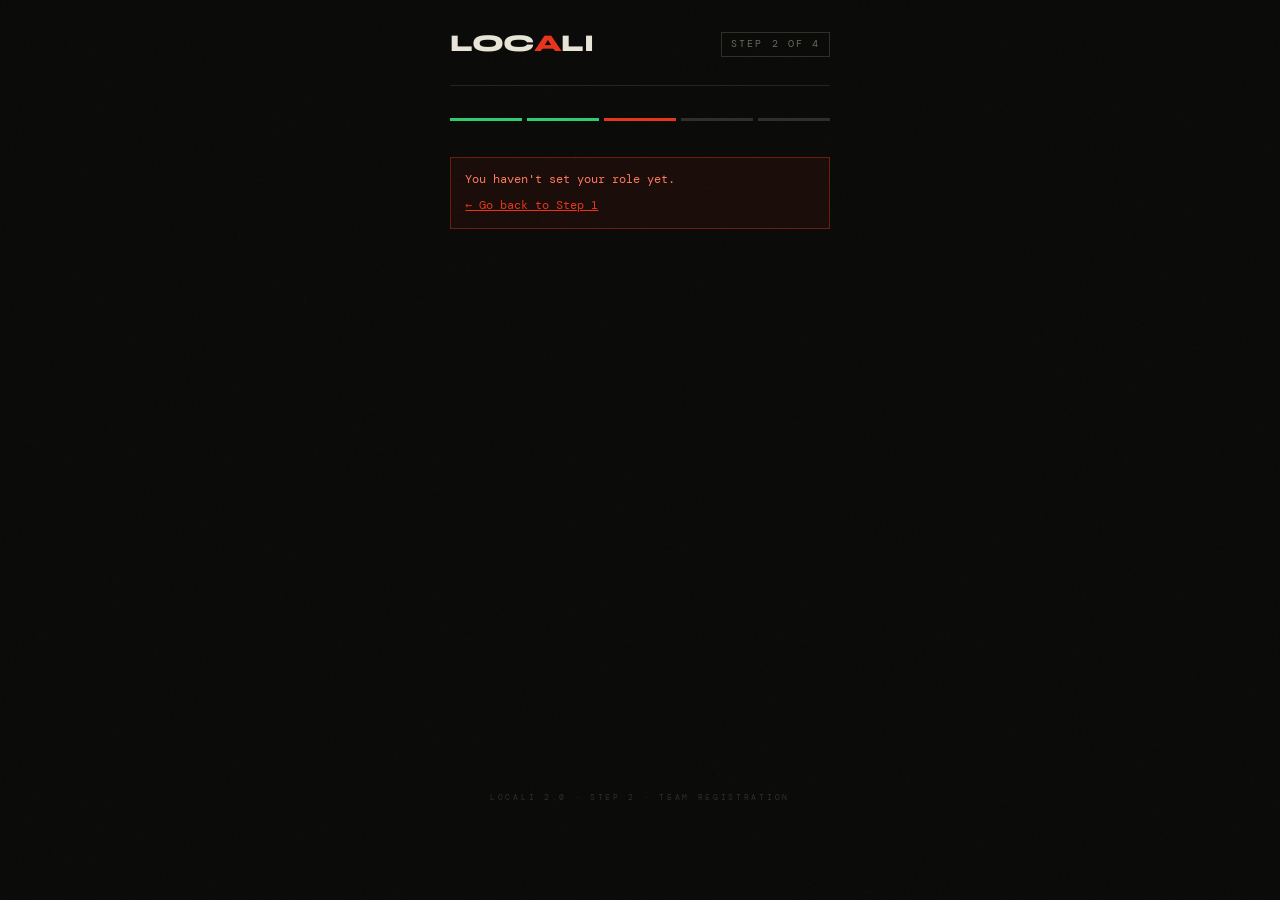
<file: team.html>
<!DOCTYPE html>
<html lang="en">
<head>
  <meta charset="UTF-8">
  <meta name="viewport" content="width=device-width, initial-scale=1">
  <title>LOCALI — Find Your Partner</title>
  <link rel="stylesheet" href="style.css">
</head>
<body>
<div class="page">

  <div class="topbar f1">
    <div class="logo">LOC<span>A</span>LI</div>
    <div class="step-tag">Step 2 of 4</div>
  </div>

  <div class="progress f2">
    <div class="dot-step done"></div>
    <div class="dot-step done"></div>
    <div class="dot-step active"></div>
    <div class="dot-step"></div>
    <div class="dot-step"></div>
  </div>

  <!-- Gate: no role set -->
  <div id="gateWarn" class="hidden">
    <div class="alert alert-err f2">
      You haven't set your role yet.
      <a href="role.html" style="color:var(--red);display:block;margin-top:.35rem;">← Go back to Step 1</a>
    </div>
  </div>

  <div id="mainContent" class="hidden">

    <div id="rolePillWrap" class="f1"></div>

    <div class="hero f2">
      <div class="hero-label">Find Your Partner</div>
      <h1>Go to Instagram</h1>
    </div>

    <!-- Instagram instruction block -->
    <div id="igSection">

      <div class="card c-red f2" data-tag="Step 1 — Comment">
        <h3>Post your role on our Instagram</h3>
        <p>Go to the LOCALI post and leave this comment exactly so others can find you:</p>
      </div>

      <div id="commentBox" class="f3" style="border:1px solid var(--line2);background:var(--surf2);padding:1rem 1.1rem;margin-bottom:.8rem;">
        <div style="font-size:.5rem;letter-spacing:.32em;text-transform:uppercase;color:var(--muted);margin-bottom:.5rem;">Copy this comment</div>
        <div id="commentText" style="font-family:var(--syne);font-size:1.05rem;font-weight:700;color:var(--text);line-height:1.5;"></div>
      </div>

      <a id="igPostBtn" href="#" target="_blank" class="btn btn-ghost f3" style="margin-bottom:.8rem;">
        → Open the LOCALI Instagram Post
      </a>

      <div class="card f3" data-tag="Step 2 — Find & DM">
        <h3>Find someone with the opposite role</h3>
        <ul>
          <li>Browse the comments for someone who posted the <strong>opposite role</strong></li>
          <li>Send them a DM — introduce yourself</li>
          <li>Together, decide on a <strong>team name</strong> (anything you like)</li>
          <li>Then both of you come back here and register your team</li>
        </ul>
      </div>

      <div class="divider f4">once you have a partner</div>

      <!-- Partner + team name form -->
      <div class="card f4" data-tag="Step 3 — Register Your Team">
        <h3>Enter your team details</h3>
        <p>Both players must register with the exact same team name. We'll log both entries — that's fine.</p>
      </div>

      <div class="field f4">
        <label for="partnerInput">Partner's Instagram Handle</label>
        <input
          type="text"
          id="partnerInput"
          placeholder="your partner's handle (without @)"
          autocomplete="off"
          autocorrect="off"
          autocapitalize="off"
          spellcheck="false"
          oninput="validatePartner()"
        />
        <div class="field-hint" id="partnerHint">Enter your partner's real Instagram handle.</div>
      </div>

      <div class="field f4">
        <label for="teamnameInput">Team Name</label>
        <input
          type="text"
          id="teamnameInput"
          placeholder="agree on this with your partner first"
          autocomplete="off"
          spellcheck="false"
          oninput="validateTeamname()"
        />
        <div class="field-hint" id="teamnameHint">Min 2 characters. Agree with your partner before submitting.</div>
      </div>

      <div id="teamErr" class="alert alert-err hidden"></div>

      <button class="btn f5" id="registerBtn" onclick="registerTeam()">
        Register Team →
      </button>

    </div><!-- /igSection -->

    <!-- Success screen (shown after registration) -->
    <div id="successSection" class="hidden">

      <div class="alert alert-ok f1">
        ✓ Team registered! Both entries logged.
      </div>

      <div class="card c-gold f2" data-tag="Your Team">
        <h3 id="successTeamName" style="color:var(--gold);font-size:1.3rem;"></h3>
        <table style="width:100%;font-size:.75rem;border-collapse:collapse;margin-top:.5rem;">
          <tr>
            <td style="color:var(--muted);padding:.3rem 0;width:38%;">Your handle</td>
            <td id="sHandle" style="color:var(--text);font-family:var(--mono);"></td>
          </tr>
          <tr>
            <td style="color:var(--muted);padding:.3rem 0;">Partner</td>
            <td id="sPartner" style="color:var(--text);font-family:var(--mono);"></td>
          </tr>
          <tr>
            <td style="color:var(--muted);padding:.3rem 0;">Your role</td>
            <td id="sRole" style="color:var(--text);"></td>
          </tr>
        </table>
      </div>

      <div class="card f3" data-tag="What's Next">
        <h3>Now head to Kaktus</h3>
        <p>Go to <strong>Kaktus Mexican Food</strong> and claim your 20% team discount. Inside the restaurant, find the secret LOCALI code — it's hidden somewhere in the space. Enter it in the next screen to unlock your voucher.</p>
      </div>

      <a href="https://share.google/J2fruJExUS1heH3Sg" target="_blank" class="map-btn f4">Open Kaktus in Google Maps</a>

      <a href="kaktus.html" class="btn btn-gold f4">
        I'm at Kaktus → Enter Code
      </a>

    </div><!-- /successSection -->

  </div><!-- /mainContent -->

  <div class="foot">LOCALI 2.0 · Step 2 · Team Registration</div>
</div>

<script src="game.js"></script>
<script>
  const handle = G.get(G.K.HANDLE);
  const role   = G.get(G.K.ROLE);

  if (!handle || !role) {
    document.getElementById('gateWarn').classList.remove('hidden');
  } else {
    document.getElementById('mainContent').classList.remove('hidden');
    init();
  }

  function init() {
    // Role pill
    document.getElementById('rolePillWrap').innerHTML =
      `<div class="role-pill ${role.toLowerCase()}">${role === 'A' ? '⬡ Player A — The Scout' : '⬡ Player B — The Historian'}</div>`;

    // Comment text
    const comment = role === 'A'
      ? '🔵 PLAYER A — The Scout. Looking for a Player B (Historian) to team up! #LOCALIQuest'
      : '🟡 PLAYER B — The Historian. Looking for a Player A (Scout) to team up! #LOCALIQuest';
    document.getElementById('commentText').textContent = comment;

    // Instagram post link
    const igLink = role === 'A' ? G.IG_POST_A : G.IG_POST_B;
    document.getElementById('igPostBtn').href = igLink;

    // If already registered
    if (G.get(G.K.PARTNER) && G.get(G.K.TEAMNAME)) {
      showSuccess();
    }
  }

  let partnerValid  = false;
  let teamnameValid = false;

  function validatePartner() {
    const raw  = document.getElementById('partnerInput').value;
    const hint = document.getElementById('partnerHint');
    const inp  = document.getElementById('partnerInput');
    const clean = G.cleanHandle(raw);

    if (!raw) { hint.textContent = 'Enter your partner\'s real Instagram handle.'; hint.className = 'field-hint'; inp.className = ''; partnerValid = false; return; }
    if (clean === handle) { hint.textContent = '✗ You can\'t be your own partner.'; hint.className = 'field-hint err'; inp.className = 'err'; partnerValid = false; return; }
    if (G.validHandle(raw)) {
      hint.textContent = '✓ @' + clean; hint.className = 'field-hint ok'; inp.className = 'ok'; partnerValid = true;
    } else {
      hint.textContent = '✗ Invalid format.'; hint.className = 'field-hint err'; inp.className = 'err'; partnerValid = false;
    }
  }

  function validateTeamname() {
    const val  = document.getElementById('teamnameInput').value.trim();
    const hint = document.getElementById('teamnameHint');
    const inp  = document.getElementById('teamnameInput');
    if (!val) { hint.textContent = 'Min 2 characters.'; hint.className = 'field-hint'; inp.className = ''; teamnameValid = false; return; }
    if (val.length >= 2) {
      hint.textContent = '✓ Team name set'; hint.className = 'field-hint ok'; inp.className = 'ok'; teamnameValid = true;
    } else {
      hint.textContent = '✗ Too short.'; hint.className = 'field-hint err'; inp.className = 'err'; teamnameValid = false;
    }
  }

  function registerTeam() {
    const err = document.getElementById('teamErr');
    err.classList.add('hidden');

    if (!partnerValid) { err.textContent = 'Please enter a valid partner Instagram handle.'; err.classList.remove('hidden'); return; }
    if (!teamnameValid) { err.textContent = 'Please enter a team name (at least 2 characters).'; err.classList.remove('hidden'); return; }

    const partner  = G.cleanHandle(document.getElementById('partnerInput').value);
    const teamname = document.getElementById('teamnameInput').value.trim();

    G.set(G.K.PARTNER,  partner);
    G.set(G.K.TEAMNAME, teamname);

    // Fire Google Form once — partner fires their own entry from their own device
    G.postForm('TEAM', {
      [G.FORMS.TEAM.PLAYER]:    handle,
      [G.FORMS.TEAM.PARTNER]:   partner,
      [G.FORMS.TEAM.TEAMNAME]:  teamname,
      [G.FORMS.TEAM.ROLE]:      role,
      [G.FORMS.TEAM.TIMESTAMP]: G.now(),
    });

    showSuccess();
  }

  function showSuccess() {
    document.getElementById('igSection').classList.add('hidden');
    document.getElementById('successSection').classList.remove('hidden');
    const partner  = G.get(G.K.PARTNER);
    const teamname = G.get(G.K.TEAMNAME);
    document.getElementById('successTeamName').textContent = '🤝 ' + teamname;
    document.getElementById('sHandle').textContent  = '@' + handle;
    document.getElementById('sPartner').textContent = '@' + partner;
    document.getElementById('sRole').textContent    = role === 'A' ? 'Player A — The Scout' : 'Player B — The Historian';
  }
</script>
</body>
</html>
</file>
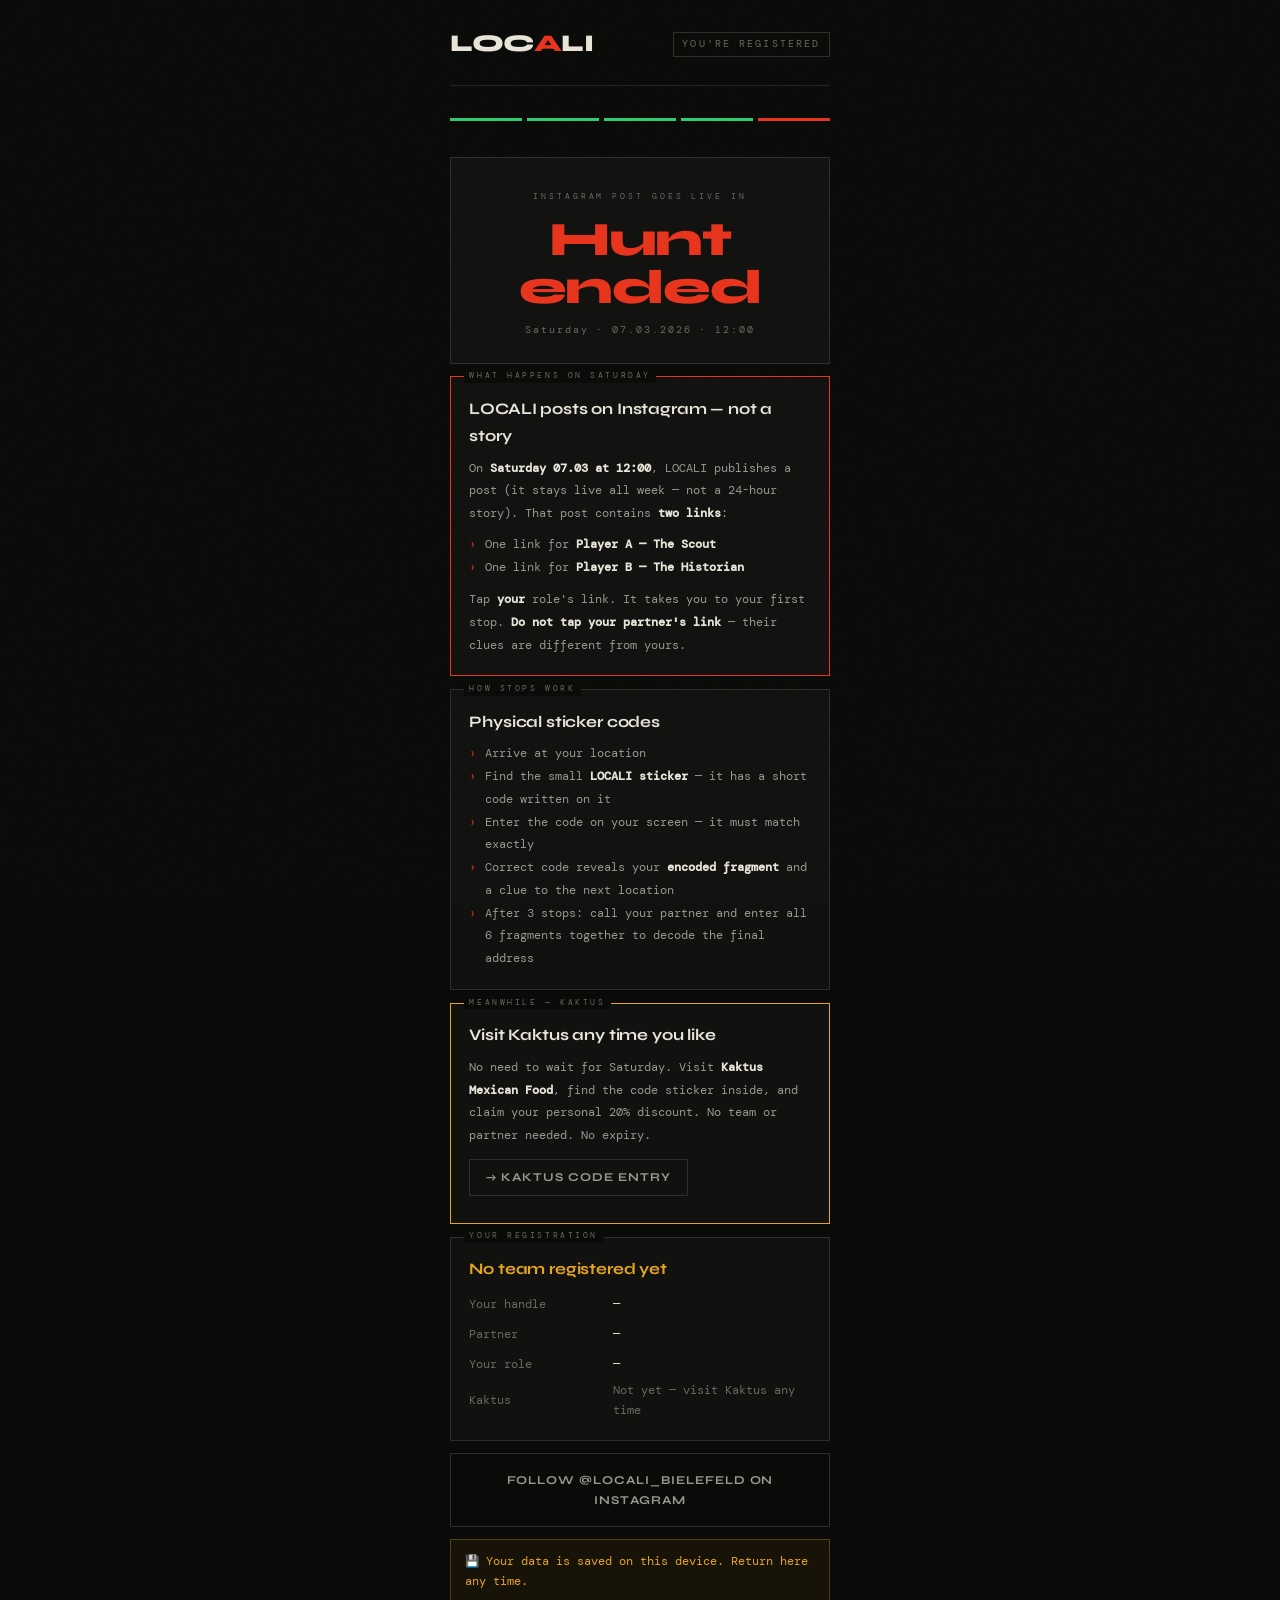
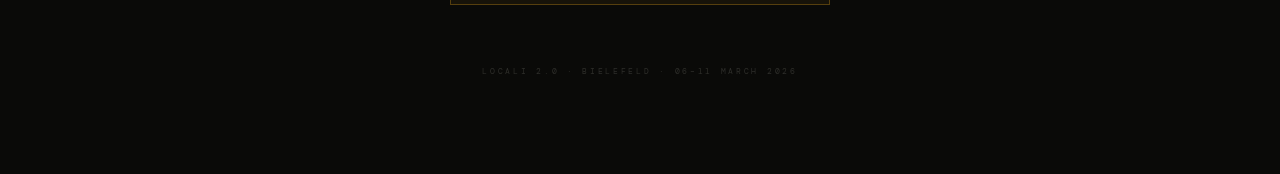
<file: waiting.html>
<!DOCTYPE html>
<html lang="en">
<head>
  <meta charset="UTF-8">
  <meta name="viewport" content="width=device-width, initial-scale=1">
  <title>LOCALI — You're In</title>
  <link rel="stylesheet" href="style.css">
</head>
<body>
<div class="page">
  <div class="topbar f1"><div class="logo">LOC<span>A</span>LI</div><div class="step-tag">You're Registered</div></div>
  <div class="progress f2">
    <div class="dot-step done"></div><div class="dot-step done"></div>
    <div class="dot-step done"></div><div class="dot-step done"></div>
    <div class="dot-step active"></div>
  </div>

  <div id="rolePillWrap" class="f1"></div>

  <div class="f2" style="text-align:center;padding:2rem 0 1.5rem;border:1px solid var(--line2);background:var(--surf);margin-bottom:.8rem;">
    <div id="cdLabel" style="font-size:.52rem;letter-spacing:.35em;text-transform:uppercase;color:var(--muted);margin-bottom:.75rem;">Instagram post goes live in</div>
    <div id="countdown" style="font-family:var(--syne);font-size:3rem;font-weight:800;color:var(--red);line-height:1;letter-spacing:-0.03em;">--:--:--</div>
    <div style="font-size:.6rem;letter-spacing:.2em;color:var(--muted);margin-top:.65rem;">Saturday · 07.03.2026 · 12:00</div>
  </div>

  <div class="card c-red f3" data-tag="What Happens on Saturday">
    <h3>LOCALI posts on Instagram — not a story</h3>
    <p>On <strong>Saturday 07.03 at 12:00</strong>, LOCALI publishes a post (it stays live all week — not a 24-hour story). That post contains <strong>two links</strong>:</p>
    <ul style="margin-top:.5rem;">
      <li>One link for <strong>Player A — The Scout</strong></li>
      <li>One link for <strong>Player B — The Historian</strong></li>
    </ul>
    <p style="margin-top:.6rem;">Tap <strong>your</strong> role's link. It takes you to your first stop. <strong>Do not tap your partner's link</strong> — their clues are different from yours.</p>
  </div>

  <div class="card f3" data-tag="How Stops Work">
    <h3>Physical sticker codes</h3>
    <ul>
      <li>Arrive at your location</li>
      <li>Find the small <strong>LOCALI sticker</strong> — it has a short code written on it</li>
      <li>Enter the code on your screen — it must match exactly</li>
      <li>Correct code reveals your <strong>encoded fragment</strong> and a clue to the next location</li>
      <li>After 3 stops: call your partner and enter all 6 fragments together to decode the final address</li>
    </ul>
  </div>

  <div class="card c-gold f4" data-tag="Meanwhile — Kaktus">
    <h3>Visit Kaktus any time you like</h3>
    <p>No need to wait for Saturday. Visit <strong>Kaktus Mexican Food</strong>, find the code sticker inside, and claim your personal 20% discount. No team or partner needed. No expiry.</p>
    <a href="kaktus.html" class="btn btn-ghost" style="margin-top:.75rem;display:inline-block;width:auto;padding:.45rem 1rem;font-size:.75rem;">→ Kaktus code entry</a>
  </div>

  <div class="card f4" data-tag="Your Registration">
    <h3 id="teamName" style="color:var(--gold);"></h3>
    <table style="width:100%;font-size:.75rem;border-collapse:collapse;margin-top:.4rem;">
      <tr><td style="color:var(--muted);padding:.3rem 0;width:42%;">Your handle</td><td id="sHandle" style="font-family:var(--mono);"></td></tr>
      <tr><td style="color:var(--muted);padding:.3rem 0;">Partner</td><td id="sPartner" style="font-family:var(--mono);"></td></tr>
      <tr><td style="color:var(--muted);padding:.3rem 0;">Your role</td><td id="sRole"></td></tr>
      <tr><td style="color:var(--muted);padding:.3rem 0;">Kaktus</td><td id="sKaktus"></td></tr>
    </table>
  </div>

  <a id="igBtn" href="#" target="_blank" class="btn btn-ghost f5">Follow @locali_bielefeld on Instagram</a>
  <div class="alert alert-info f5" style="margin-top:.25rem;">💾 Your data is saved on this device. Return here any time.</div>
  <div class="foot f6">LOCALI 2.0 · Bielefeld · 06–11 March 2026</div>
</div>

<script src="game.js"></script>
<script>
  const handle = G.get(G.K.HANDLE), role = G.get(G.K.ROLE);
  const partner = G.get(G.K.PARTNER), teamname = G.get(G.K.TEAMNAME);

  if (role) document.getElementById('rolePillWrap').innerHTML =
    `<div class="role-pill ${role.toLowerCase()}">${role==='A'?'⬡ Player A — The Scout':'⬡ Player B — The Historian'}</div>`;

  document.getElementById('teamName').textContent  = teamname ? '🤝 '+teamname : 'No team registered yet';
  document.getElementById('sHandle').textContent   = handle  ? '@'+handle  : '—';
  document.getElementById('sPartner').textContent  = partner ? '@'+partner : '—';
  document.getElementById('sRole').textContent     = role==='A'?'Player A — The Scout':role==='B'?'Player B — The Historian':'—';
  const kd = G.get(G.K.KAKTUS_DONE)==='yes';
  document.getElementById('sKaktus').textContent   = kd ? '✓ Claimed' : 'Not yet — visit Kaktus any time';
  document.getElementById('sKaktus').style.color   = kd ? 'var(--green)' : 'var(--muted)';
  document.getElementById('igBtn').href            = G.IG_PROFILE;

  (function tick() {
    const now = new Date();
    if (G.isHuntLive()) {
      document.getElementById('countdown').textContent = 'LIVE NOW';
      document.getElementById('countdown').style.color = 'var(--green)';
      document.getElementById('cdLabel').textContent = 'Hunt is live — check Instagram!';
      return;
    }
    if (G.isHuntOver()) { document.getElementById('countdown').textContent = 'Hunt ended'; return; }
    const diff = G.HUNT_START - now;
    const d=Math.floor(diff/86400000), h=Math.floor((diff%86400000)/3600000),
          m=Math.floor((diff%3600000)/60000), s=Math.floor((diff%60000)/1000);
    document.getElementById('countdown').textContent = d>0
      ? `${d}d ${String(h).padStart(2,'0')}:${String(m).padStart(2,'0')}:${String(s).padStart(2,'0')}`
      : `${String(h).padStart(2,'0')}:${String(m).padStart(2,'0')}:${String(s).padStart(2,'0')}`;
    setTimeout(tick, 1000);
  })();
</script>
</body>
</html>
</file>
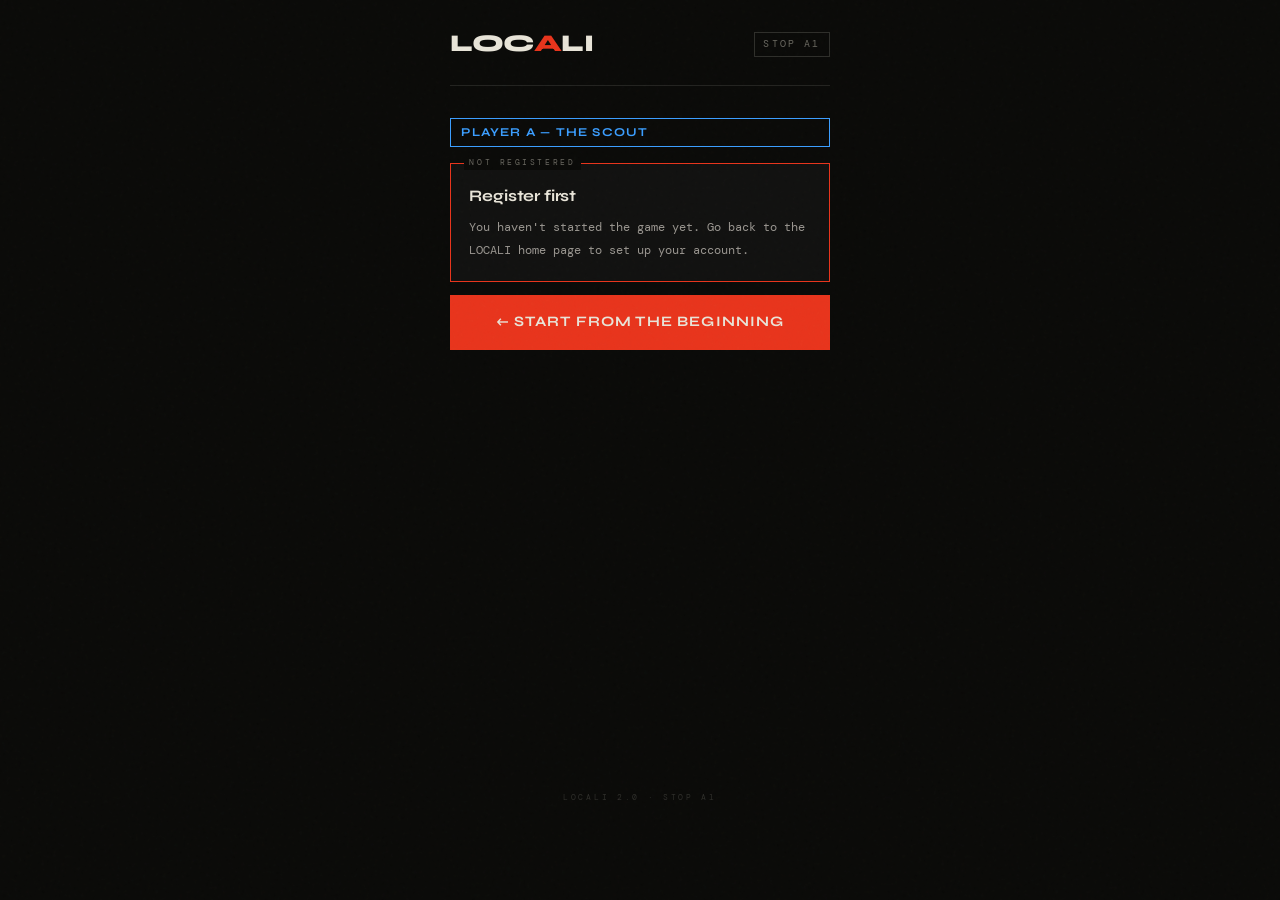
<file: stops/stop-a1.html>
<!DOCTYPE html>
<html lang="en">
<head>
  <meta charset="UTF-8">
  <meta name="viewport" content="width=device-width, initial-scale=1">
  <title>LOCALI — Stop A1</title>
  <link rel="stylesheet" href="../style.css">
</head>
<body>
<div class="page">
  <div class="topbar f1"><div class="logo">LOC<span>A</span>LI</div><div class="step-tag">Stop A1</div></div>
  <div class="role-pill a f1">Player A — The Scout</div>

  <!-- Not registered -->
  <div id="noHandle" class="hidden">
    <div class="card c-red f2" data-tag="Not Registered">
      <h3>Register first</h3>
      <p>You haven't started the game yet. Go back to the LOCALI home page to set up your account.</p>
    </div>
    <a href="../index.html" class="btn f3">← Start from the beginning</a>
  </div>

  <!-- Wrong role -->
  <div id="wrongRole" class="hidden">
    <div class="alert alert-err f2">This stop is for Player A — The Scout. You have the other role.</div>
    <a href="../hunt.html" class="btn btn-ghost f3">← Back to my hunt</a>
  </div>

  <!-- Already collected -->
  <div id="alreadyDone" class="hidden">
    <div class="alert alert-ok f2">✓ You already collected this fragment.</div>
    <div class="fragment-display f2">
      <div class="frag-label">Your Fragment — Stop A1</div>
      <div class="frag-value a" id="alreadyFrag"></div>
      <div class="frag-hint" id="alreadyHint"></div>
    </div>
    <div class="card c-red f3" data-tag="Next Location — Clue">
      <h3>Your next stop</h3>
      <p id="alreadyNextClue" style="font-size:.78rem;color:var(--muted2);line-height:1.85;margin-top:.3rem;"></p>
    </div>
    <a href="../hunt.html" class="btn f3" style="margin-top:.5rem;">← Back to hunt overview</a>
  </div>

  <!-- Code entry — location coords shown here so player knows where they're going -->
  <div id="codeEntry" class="hidden">
    <div class="hero f2">
      <div class="hero-label">Stop 1 of 3 — Player A — The Scout</div>
      <h1>Go to this location</h1>
      <p>Head to the coordinates below. Once you arrive, find the small LOCALI sticker and enter the code printed on it.</p>
    </div>

    <!-- Coordinates + map link — shown immediately -->
    <div class="card c-blue f2" data-tag="Your Destination">
      <h3 id="coordDisplay" style="font-family:var(--mono);font-size:1.05rem;color:var(--blue);letter-spacing:.04em;"></h3>
      <a id="mapsLinkEntry" href="#" target="_blank" class="map-btn" style="margin-top:.6rem;">Open in Google Maps →</a>
    </div>

    <div class="alert alert-info f3">🔍 Once you're there — find the small LOCALI sticker on a wall, sign, bench, or post near the landmark.</div>

    <div class="field f3">
      <label for="stickerCode">Code on the LOCALI sticker</label>
      <input type="text" id="stickerCode"
        placeholder="e.g. ABC-1"
        autocomplete="off" autocorrect="off" autocapitalize="characters" spellcheck="false" />
      <div class="field-hint">Enter exactly what you see — dashes and numbers included.</div>
    </div>
    <div id="codeErr" class="alert alert-err hidden"></div>
    <button class="btn btn-blue f4" onclick="validateCode()">Submit Code →</button>
  </div>

  <!-- Fragment reveal — shown after correct code -->
  <div id="fragReveal" class="hidden">
    <div class="alert alert-ok f1">✓ Code accepted — Stop A1 complete.</div>

    <div class="fragment-display f2">
      <div class="frag-label">Your Encoded Fragment — Stop A1</div>
      <div class="frag-value a" id="fragVal"></div>
      <div class="frag-hint" id="fragHint"></div>
      <div class="frag-count">Stop 1 of 3</div>
    </div>

    <div class="alert alert-info f3">
      ⚠ Write this down <strong>exactly</strong> — every symbol and character matters. Do not share it until you have all 3.
    </div>

    <div class="card c-red f4" data-tag="Your Next Location — Clue">
      <h3>Head to your next stop</h3>
      <div id="nextClueReveal" class="hidden">
        <p id="nextClueBody" style="margin-top:.4rem;font-size:.8rem;line-height:1.9;color:var(--muted2);"></p>
      </div>
    </div>

    <button class="btn btn-blue f5" onclick="saveAndContinue()">Saved — Continue →</button>
  </div>

  <div class="foot">LOCALI 2.0 · Stop A1</div>
</div>

<script src="../game.js"></script>
<script>
  const STOP_ID   = 'a1';
  const STOP_ROLE = 'A';
  const handle    = G.get(G.K.HANDLE);
  const role      = G.get(G.K.ROLE);

  function show(id) { document.getElementById(id).classList.remove('hidden'); }

  if (!handle) {
    show('noHandle');
  } else if (role && role !== STOP_ROLE) {
    show('wrongRole');
  } else {
    if (!role) G.set(G.K.ROLE, STOP_ROLE);
    const stop = G.STOPS[STOP_ROLE].find(s => s.id === STOP_ID);
    const done = G.getStops();

    if (done.includes(STOP_ID)) {
      show('alreadyDone');
      document.getElementById('alreadyFrag').textContent = stop.fragment;
      document.getElementById('alreadyHint').textContent = stop.hint;
      if (stop.next_clue) {
        const el = document.getElementById('alreadyNextClue');
        if (el) el.textContent = stop.next_clue;
      }
    } else {
      show('codeEntry');
      // Show coords and map link immediately
      document.getElementById('coordDisplay').textContent = stop.coords;
      document.getElementById('mapsLinkEntry').href = stop.gmaps;
    }
  }

  function validateCode() {
    const val  = document.getElementById('stickerCode').value.trim().toUpperCase().replace(/\s/g, '');
    const stop = G.STOPS[STOP_ROLE].find(s => s.id === STOP_ID);
    const err  = document.getElementById('codeErr');

    if (val !== stop.sticker_code.toUpperCase()) {
      err.textContent = '✗ That code doesn\'t match. Look more carefully — the sticker is small.';
      err.classList.remove('hidden');
      const inp = document.getElementById('stickerCode');
      inp.className = 'err';
      setTimeout(() => { inp.className = ''; }, 1800);
      return;
    }

    err.classList.add('hidden');
    document.getElementById('codeEntry').classList.add('hidden');

    document.getElementById('fragVal').textContent  = stop.fragment;
    document.getElementById('fragHint').textContent = stop.hint;

    if (stop.next_clue) {
      document.getElementById('nextClueBody').textContent = stop.next_clue;
      document.getElementById('nextClueReveal').classList.remove('hidden');
    }

    show('fragReveal');
  }

  function saveAndContinue() {
    G.addStop(STOP_ID);
    const stop = G.STOPS[STOP_ROLE].find(s => s.id === STOP_ID);
    window.location.href = stop.next_url ? '../' + stop.next_url : '../hunt.html';
  }

  document.addEventListener('keydown', e => {
    if (e.key === 'Enter' && !document.getElementById('codeEntry').classList.contains('hidden'))
      validateCode();
  });
</script>
</body>
</html>
</file>
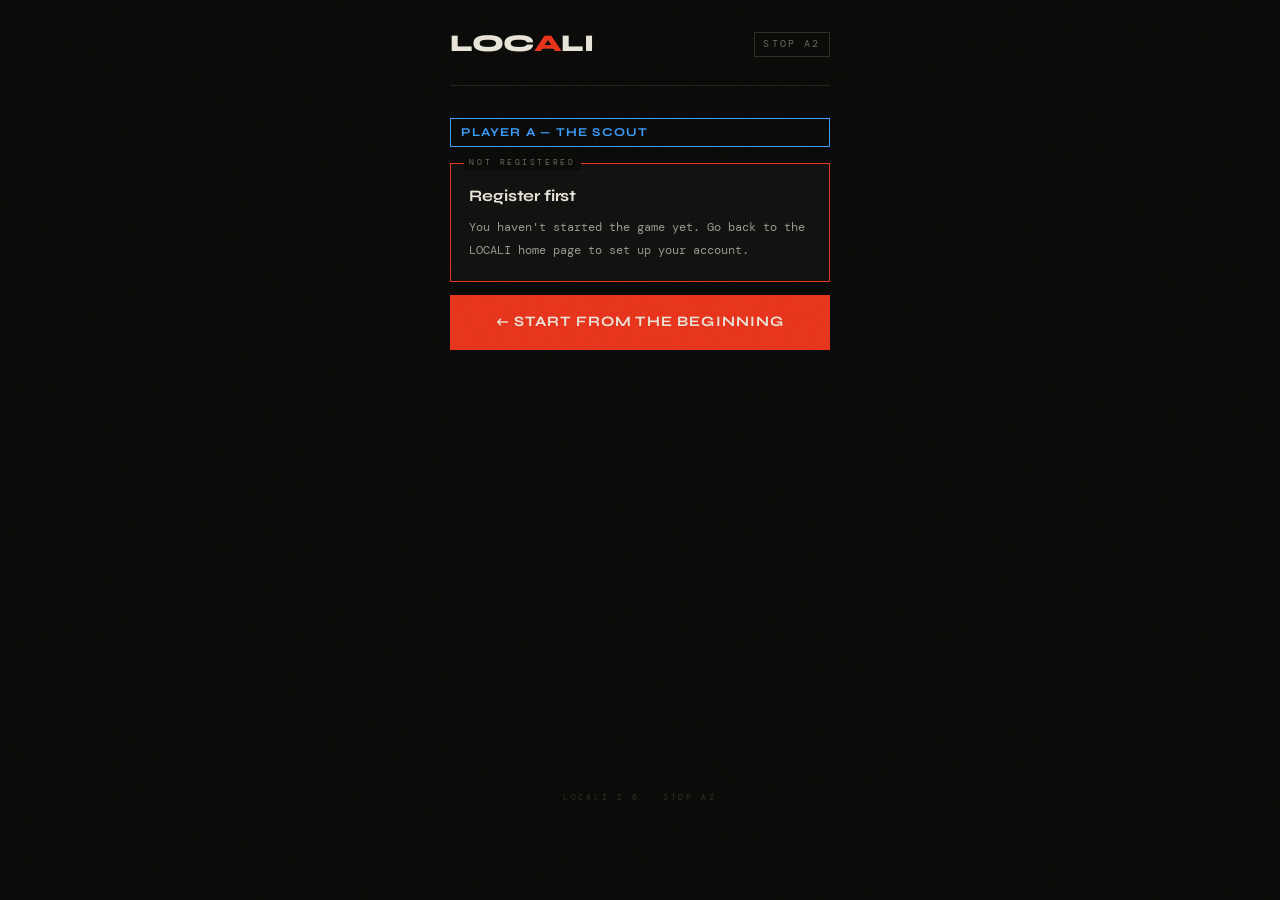
<file: stops/stop-a2.html>
<!DOCTYPE html>
<html lang="en">
<head>
  <meta charset="UTF-8">
  <meta name="viewport" content="width=device-width, initial-scale=1">
  <title>LOCALI — Stop A2</title>
  <link rel="stylesheet" href="../style.css">
</head>
<body>
<div class="page">
  <div class="topbar f1"><div class="logo">LOC<span>A</span>LI</div><div class="step-tag">Stop A2</div></div>
  <div class="role-pill a f1">Player A — The Scout</div>

  <!-- Not registered -->
  <div id="noHandle" class="hidden">
    <div class="card c-red f2" data-tag="Not Registered">
      <h3>Register first</h3>
      <p>You haven't started the game yet. Go back to the LOCALI home page to set up your account.</p>
    </div>
    <a href="../index.html" class="btn f3">← Start from the beginning</a>
  </div>

  <!-- Wrong role -->
  <div id="wrongRole" class="hidden">
    <div class="alert alert-err f2">This stop is for Player A — The Scout. You have the other role.</div>
    <a href="../hunt.html" class="btn btn-ghost f3">← Back to my hunt</a>
  </div>

  <!-- Already collected -->
  <div id="alreadyDone" class="hidden">
    <div class="alert alert-ok f2">✓ You already collected this fragment.</div>
    <div class="fragment-display f2">
      <div class="frag-label">Your Fragment — Stop A2</div>
      <div class="frag-value a" id="alreadyFrag"></div>
      <div class="frag-hint" id="alreadyHint"></div>
    </div>
    <div class="card c-red f3" data-tag="Next Location — Clue">
      <h3>Your next stop</h3>
      <p id="alreadyNextClue" style="font-size:.78rem;color:var(--muted2);line-height:1.85;margin-top:.3rem;"></p>
    </div>
    <a href="../hunt.html" class="btn f3" style="margin-top:.5rem;">← Back to hunt overview</a>
  </div>

  <!-- Code entry — coordinates shown immediately -->
  <div id="codeEntry" class="hidden">
    <div class="hero f2">
      <div class="hero-label">Stop 2 of 3 — Player A — The Scout</div>
      <h1>Go to this location</h1>
      <p>Head to the coordinates below. Once you arrive, find the small LOCALI sticker and enter the code printed on it.</p>
    </div>

    <div class="card c-blue f2" data-tag="Your Destination">
      <h3 id="coordDisplay" style="font-family:var(--mono);font-size:1.05rem;color:var(--blue);letter-spacing:.04em;"></h3>
      <a id="mapsLinkEntry" href="#" target="_blank" class="map-btn" style="margin-top:.6rem;">Open in Google Maps →</a>
    </div>

    <div class="alert alert-info f3">🔍 Once you're there — find the small LOCALI sticker on a wall, sign, bench, or post near the landmark.</div>

    <div class="field f3">
      <label for="stickerCode">Code on the LOCALI sticker</label>
      <input type="text" id="stickerCode"
        placeholder="e.g. ABC-1"
        autocomplete="off" autocorrect="off" autocapitalize="characters" spellcheck="false" />
      <div class="field-hint">Enter exactly what you see — dashes and numbers included.</div>
    </div>
    <div id="codeErr" class="alert alert-err hidden"></div>
    <button class="btn btn-blue f4" onclick="validateCode()">Submit Code →</button>
  </div>

  <!-- Fragment reveal -->
  <div id="fragReveal" class="hidden">
    <div class="alert alert-ok f1">✓ Code accepted — Stop A2 complete.</div>

    <div class="fragment-display f2">
      <div class="frag-label">Your Encoded Fragment — Stop A2</div>
      <div class="frag-value a" id="fragVal"></div>
      <div class="frag-hint" id="fragHint"></div>
      <div class="frag-count">Stop 2 of 3</div>
    </div>

    <div class="alert alert-info f3">
      ⚠ Write this down <strong>exactly</strong> — every symbol and character matters. Do not share it until you have all 3.
    </div>

    <div class="card c-red f4" data-tag="Your Next Location — Clue">
      <h3>Head to your next stop</h3>
      <div id="nextClueReveal" class="hidden">
        <p id="nextClueBody" style="margin-top:.4rem;font-size:.8rem;line-height:1.9;color:var(--muted2);"></p>
      </div>
    </div>

    <button class="btn btn-blue f5" onclick="saveAndContinue()">Saved — Continue →</button>
  </div>

  <div class="foot">LOCALI 2.0 · Stop A2</div>
</div>

<script src="../game.js"></script>
<script>
  const STOP_ID   = 'a2';
  const STOP_ROLE = 'A';
  const handle    = G.get(G.K.HANDLE);
  const role      = G.get(G.K.ROLE);

  function show(id) { document.getElementById(id).classList.remove('hidden'); }

  if (!handle) {
    show('noHandle');
  } else if (role && role !== STOP_ROLE) {
    show('wrongRole');
  } else {
    if (!role) G.set(G.K.ROLE, STOP_ROLE);
    const stop = G.STOPS[STOP_ROLE].find(s => s.id === STOP_ID);
    const done = G.getStops();

    if (done.includes(STOP_ID)) {
      show('alreadyDone');
      document.getElementById('alreadyFrag').textContent = stop.fragment;
      document.getElementById('alreadyHint').textContent = stop.hint;
      const anc = document.getElementById('alreadyNextClue');
      if (anc && stop.next_clue) anc.textContent = stop.next_clue;
    } else {
      show('codeEntry');
      document.getElementById('coordDisplay').textContent = stop.coords;
      document.getElementById('mapsLinkEntry').href = stop.gmaps;
    }
  }

  function validateCode() {
    const val  = document.getElementById('stickerCode').value.trim().toUpperCase().replace(/\s/g, '');
    const stop = G.STOPS[STOP_ROLE].find(s => s.id === STOP_ID);
    const err  = document.getElementById('codeErr');

    if (val !== stop.sticker_code.toUpperCase()) {
      err.textContent = '✗ That code doesn\'t match. Look more carefully — the sticker is small.';
      err.classList.remove('hidden');
      const inp = document.getElementById('stickerCode');
      inp.className = 'err';
      setTimeout(() => { inp.className = ''; }, 1800);
      return;
    }

    err.classList.add('hidden');
    document.getElementById('codeEntry').classList.add('hidden');
    document.getElementById('fragVal').textContent  = stop.fragment;
    document.getElementById('fragHint').textContent = stop.hint;

    const nc = document.getElementById('nextClueReveal');
    if (nc && stop.next_clue) {
      document.getElementById('nextClueBody').textContent = stop.next_clue;
      nc.classList.remove('hidden');
    }

    show('fragReveal');
  }

  function saveAndContinue() {
    G.addStop(STOP_ID);
    const stop = G.STOPS[STOP_ROLE].find(s => s.id === STOP_ID);
    window.location.href = stop.next_url ? '../' + stop.next_url : '../hunt.html';
  }

  document.addEventListener('keydown', e => {
    if (e.key === 'Enter' && !document.getElementById('codeEntry').classList.contains('hidden'))
      validateCode();
  });
</script>
</body>
</html>
</file>
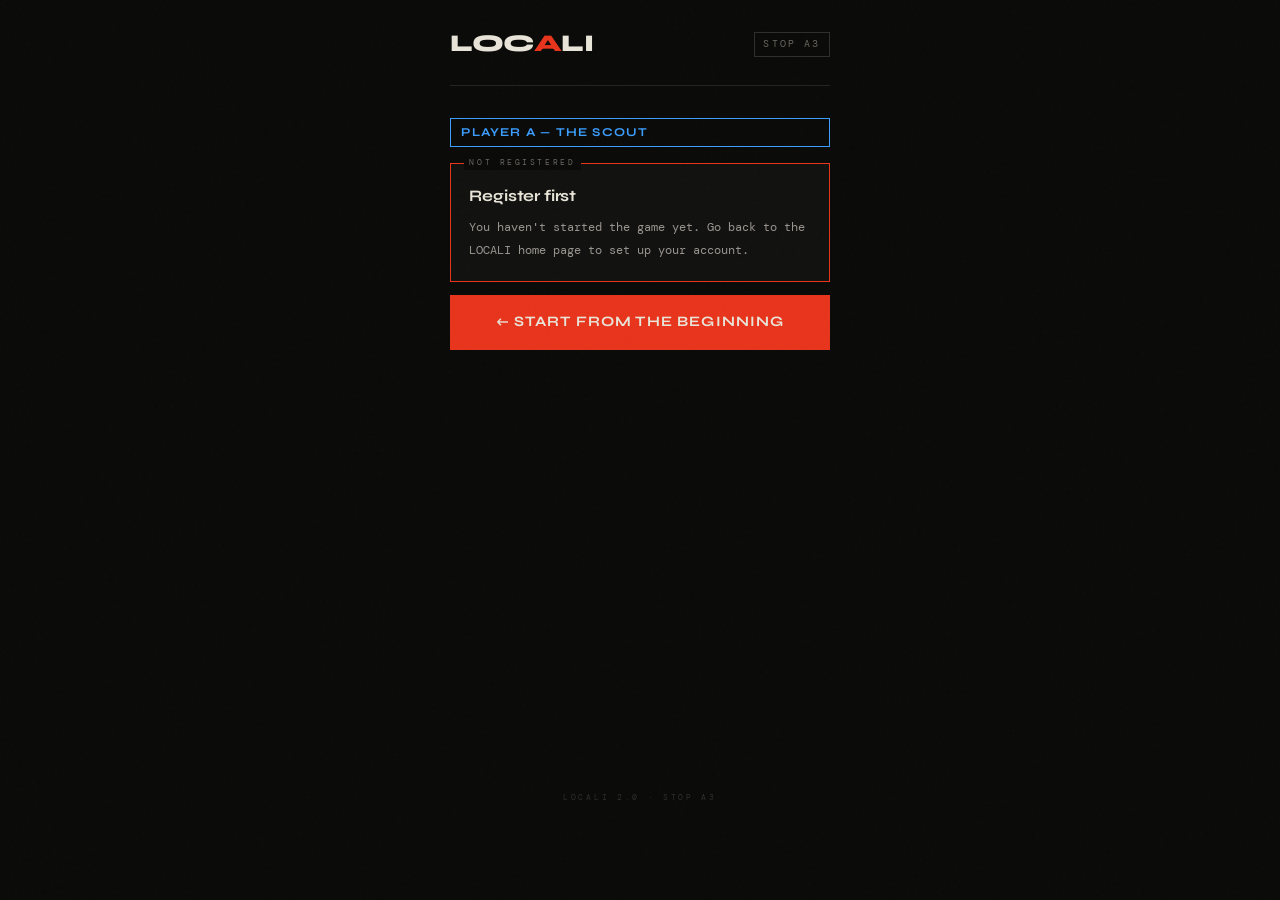
<file: stops/stop-a3.html>
<!DOCTYPE html>
<html lang="en">
<head>
  <meta charset="UTF-8">
  <meta name="viewport" content="width=device-width, initial-scale=1">
  <title>LOCALI — Stop A3</title>
  <link rel="stylesheet" href="../style.css">
</head>
<body>
<div class="page">
  <div class="topbar f1"><div class="logo">LOC<span>A</span>LI</div><div class="step-tag">Stop A3</div></div>
  <div class="role-pill a f1">Player A — The Scout</div>

  <!-- Not registered -->
  <div id="noHandle" class="hidden">
    <div class="card c-red f2" data-tag="Not Registered">
      <h3>Register first</h3>
      <p>You haven't started the game yet. Go back to the LOCALI home page to set up your account.</p>
    </div>
    <a href="../index.html" class="btn f3">← Start from the beginning</a>
  </div>

  <!-- Wrong role -->
  <div id="wrongRole" class="hidden">
    <div class="alert alert-err f2">This stop is for Player A — The Scout. You have the other role.</div>
    <a href="../hunt.html" class="btn btn-ghost f3">← Back to my hunt</a>
  </div>

  <!-- Already collected -->
  <div id="alreadyDone" class="hidden">
    <div class="alert alert-ok f2">✓ You already collected this fragment.</div>
    <div class="fragment-display f2">
      <div class="frag-label">Your Fragment — Stop A3</div>
      <div class="frag-value a" id="alreadyFrag"></div>
      <div class="frag-hint" id="alreadyHint"></div>
    </div>
    <div class="card c-gold f3" data-tag="All Done">
      <h3>You have all your fragments</h3>
      <p>Go back to the hunt overview to decode with your partner.</p>
    </div>
    <a href="../hunt.html" class="btn f3" style="margin-top:.5rem;">← Back to hunt overview</a>
  </div>

  <!-- Code entry — coordinates shown immediately -->
  <div id="codeEntry" class="hidden">
    <div class="hero f2">
      <div class="hero-label">Stop 3 of 3 — Player A — The Scout</div>
      <h1>Go to this location</h1>
      <p>Head to the coordinates below. Once you arrive, find the small LOCALI sticker and enter the code printed on it.</p>
    </div>

    <div class="card c-blue f2" data-tag="Your Destination">
      <h3 id="coordDisplay" style="font-family:var(--mono);font-size:1.05rem;color:var(--blue);letter-spacing:.04em;"></h3>
      <a id="mapsLinkEntry" href="#" target="_blank" class="map-btn" style="margin-top:.6rem;">Open in Google Maps →</a>
    </div>

    <div class="alert alert-info f3">🔍 Once you're there — find the small LOCALI sticker on a wall, sign, bench, or post near the landmark.</div>

    <div class="field f3">
      <label for="stickerCode">Code on the LOCALI sticker</label>
      <input type="text" id="stickerCode"
        placeholder="e.g. ABC-1"
        autocomplete="off" autocorrect="off" autocapitalize="characters" spellcheck="false" />
      <div class="field-hint">Enter exactly what you see — dashes and numbers included.</div>
    </div>
    <div id="codeErr" class="alert alert-err hidden"></div>
    <button class="btn btn-blue f4" onclick="validateCode()">Submit Code →</button>
  </div>

  <!-- Fragment reveal -->
  <div id="fragReveal" class="hidden">
    <div class="alert alert-ok f1">✓ Code accepted — Stop A3 complete.</div>

    <div class="fragment-display f2">
      <div class="frag-label">Your Encoded Fragment — Stop A3</div>
      <div class="frag-value a" id="fragVal"></div>
      <div class="frag-hint" id="fragHint"></div>
      <div class="frag-count">Stop 3 of 3</div>
    </div>

    <div class="alert alert-info f3">
      ⚠ Write this down <strong>exactly</strong> — every symbol and character matters. Do not share it until you have all 3.
    </div>

    <div class="card c-gold f4" data-tag="Last Stop">
      <h3>You have all 3 fragments</h3>
      <p>Call your partner and make sure they also have all 3 of theirs. Then head back to the hunt overview to decode together.</p>
    </div>

    <button class="btn btn-blue f5" onclick="saveAndContinue()">Saved — Go to Decoder →</button>
  </div>

  <div class="foot">LOCALI 2.0 · Stop A3</div>
</div>

<script src="../game.js"></script>
<script>
  const STOP_ID   = 'a3';
  const STOP_ROLE = 'A';
  const handle    = G.get(G.K.HANDLE);
  const role      = G.get(G.K.ROLE);

  function show(id) { document.getElementById(id).classList.remove('hidden'); }

  if (!handle) {
    show('noHandle');
  } else if (role && role !== STOP_ROLE) {
    show('wrongRole');
  } else {
    if (!role) G.set(G.K.ROLE, STOP_ROLE);
    const stop = G.STOPS[STOP_ROLE].find(s => s.id === STOP_ID);
    const done = G.getStops();

    if (done.includes(STOP_ID)) {
      show('alreadyDone');
      document.getElementById('alreadyFrag').textContent = stop.fragment;
      document.getElementById('alreadyHint').textContent = stop.hint;
    } else {
      show('codeEntry');
      document.getElementById('coordDisplay').textContent = stop.coords;
      document.getElementById('mapsLinkEntry').href = stop.gmaps;
    }
  }

  function validateCode() {
    const val  = document.getElementById('stickerCode').value.trim().toUpperCase().replace(/\s/g, '');
    const stop = G.STOPS[STOP_ROLE].find(s => s.id === STOP_ID);
    const err  = document.getElementById('codeErr');

    if (val !== stop.sticker_code.toUpperCase()) {
      err.textContent = '✗ That code doesn\'t match. Look more carefully — the sticker is small.';
      err.classList.remove('hidden');
      const inp = document.getElementById('stickerCode');
      inp.className = 'err';
      setTimeout(() => { inp.className = ''; }, 1800);
      return;
    }

    err.classList.add('hidden');
    document.getElementById('codeEntry').classList.add('hidden');
    document.getElementById('fragVal').textContent  = stop.fragment;
    document.getElementById('fragHint').textContent = stop.hint;
    show('fragReveal');
  }

  function saveAndContinue() {
    G.addStop(STOP_ID);
    window.location.href = '../hunt.html';
  }

  document.addEventListener('keydown', e => {
    if (e.key === 'Enter' && !document.getElementById('codeEntry').classList.contains('hidden'))
      validateCode();
  });
</script>
</body>
</html>
</file>
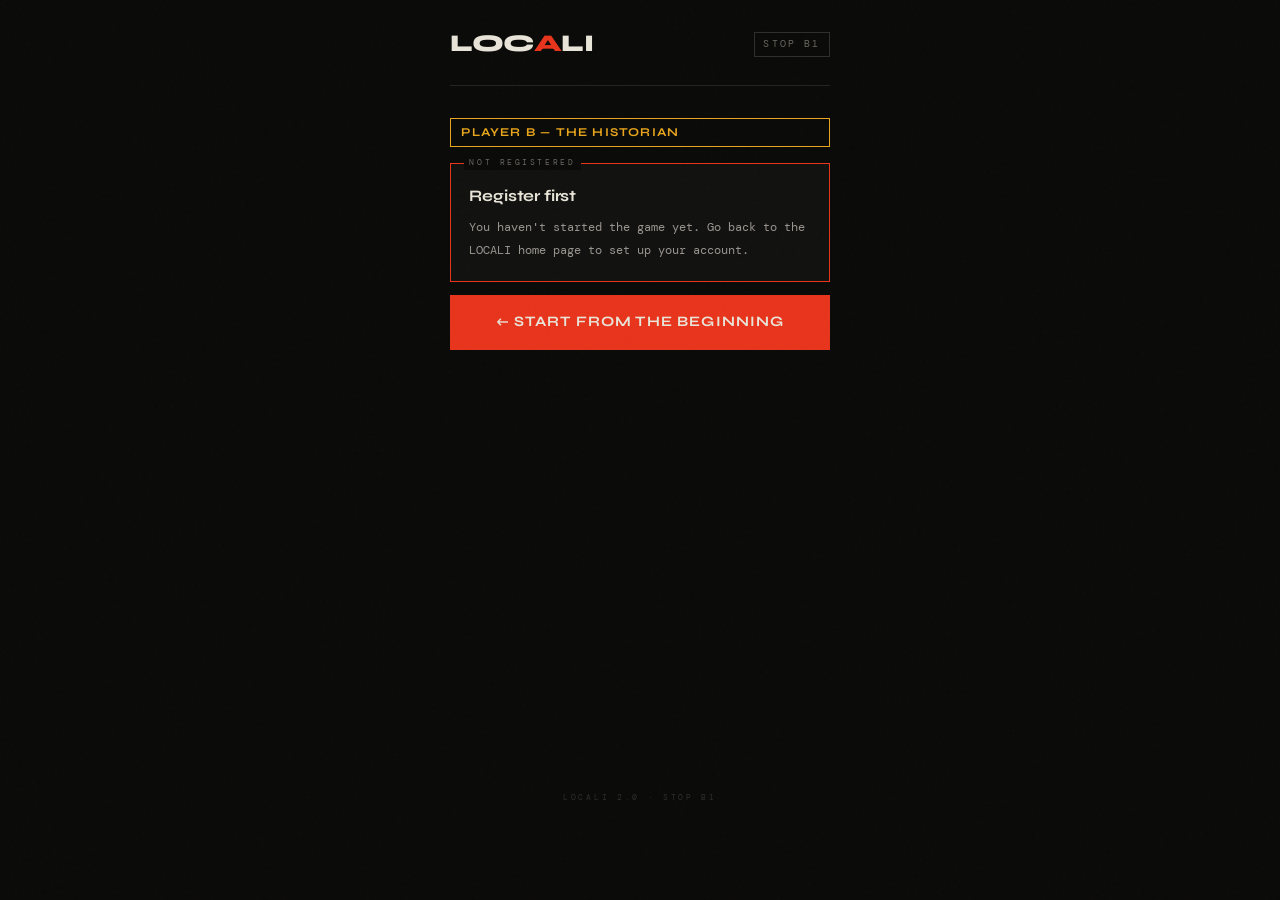
<file: stops/stop-b1.html>
<!DOCTYPE html>
<html lang="en">
<head>
  <meta charset="UTF-8">
  <meta name="viewport" content="width=device-width, initial-scale=1">
  <title>LOCALI — Stop B1</title>
  <link rel="stylesheet" href="../style.css">
</head>
<body>
<div class="page">
  <div class="topbar f1"><div class="logo">LOC<span>A</span>LI</div><div class="step-tag">Stop B1</div></div>
  <div class="role-pill b f1">Player B — The Historian</div>

  <!-- Not registered -->
  <div id="noHandle" class="hidden">
    <div class="card c-red f2" data-tag="Not Registered">
      <h3>Register first</h3>
      <p>You haven't started the game yet. Go back to the LOCALI home page to set up your account.</p>
    </div>
    <a href="../index.html" class="btn f3">← Start from the beginning</a>
  </div>

  <!-- Wrong role -->
  <div id="wrongRole" class="hidden">
    <div class="alert alert-err f2">This stop is for Player B — The Historian. You have the other role.</div>
    <a href="../hunt.html" class="btn btn-ghost f3">← Back to my hunt</a>
  </div>

  <!-- Already collected -->
  <div id="alreadyDone" class="hidden">
    <div class="alert alert-ok f2">✓ You already collected this fragment.</div>
    <div class="fragment-display f2">
      <div class="frag-label">Your Fragment — Stop B1</div>
      <div class="frag-value b" id="alreadyFrag"></div>
      <div class="frag-hint" id="alreadyHint"></div>
    </div>
    <div class="card c-red f3" data-tag="Next Location — Clue">
      <h3>Your next stop</h3>
      <p id="alreadyNextClue" style="font-size:.78rem;color:var(--muted2);line-height:1.85;margin-top:.3rem;"></p>
    </div>
    <a href="../hunt.html" class="btn f3" style="margin-top:.5rem;">← Back to hunt overview</a>
  </div>

  <!-- Code entry — coordinates shown immediately -->
  <div id="codeEntry" class="hidden">
    <div class="hero f2">
      <div class="hero-label">Stop 1 of 3 — Player B — The Historian</div>
      <h1>Go to this location</h1>
      <p>Head to the coordinates below. Once you arrive, find the small LOCALI sticker and enter the code printed on it.</p>
    </div>

    <div class="card c-gold f2" data-tag="Your Destination">
      <h3 id="coordDisplay" style="font-family:var(--mono);font-size:1.05rem;color:var(--gold);letter-spacing:.04em;"></h3>
      <a id="mapsLinkEntry" href="#" target="_blank" class="map-btn" style="margin-top:.6rem;">Open in Google Maps →</a>
    </div>

    <div class="alert alert-info f3">🔍 Once you're there — find the small LOCALI sticker on a wall, sign, bench, or post near the landmark.</div>

    <div class="field f3">
      <label for="stickerCode">Code on the LOCALI sticker</label>
      <input type="text" id="stickerCode"
        placeholder="e.g. ABC-1"
        autocomplete="off" autocorrect="off" autocapitalize="characters" spellcheck="false" />
      <div class="field-hint">Enter exactly what you see — dashes and numbers included.</div>
    </div>
    <div id="codeErr" class="alert alert-err hidden"></div>
    <button class="btn btn-gold f4" onclick="validateCode()">Submit Code →</button>
  </div>

  <!-- Fragment reveal -->
  <div id="fragReveal" class="hidden">
    <div class="alert alert-ok f1">✓ Code accepted — Stop B1 complete.</div>

    <div class="fragment-display f2">
      <div class="frag-label">Your Encoded Fragment — Stop B1</div>
      <div class="frag-value b" id="fragVal"></div>
      <div class="frag-hint" id="fragHint"></div>
      <div class="frag-count">Stop 1 of 3</div>
    </div>

    <div class="alert alert-info f3">
      ⚠ Write this down <strong>exactly</strong> — every symbol and character matters. Do not share it until you have all 3.
    </div>

    <div class="card c-red f4" data-tag="Your Next Location — Clue">
      <h3>Head to your next stop</h3>
      <div id="nextClueReveal" class="hidden">
        <p id="nextClueBody" style="margin-top:.4rem;font-size:.8rem;line-height:1.9;color:var(--muted2);"></p>
      </div>
    </div>

    <button class="btn btn-gold f5" onclick="saveAndContinue()">Saved — Continue →</button>
  </div>

  <div class="foot">LOCALI 2.0 · Stop B1</div>
</div>

<script src="../game.js"></script>
<script>
  const STOP_ID   = 'b1';
  const STOP_ROLE = 'B';
  const handle    = G.get(G.K.HANDLE);
  const role      = G.get(G.K.ROLE);

  function show(id) { document.getElementById(id).classList.remove('hidden'); }

  if (!handle) {
    show('noHandle');
  } else if (role && role !== STOP_ROLE) {
    show('wrongRole');
  } else {
    if (!role) G.set(G.K.ROLE, STOP_ROLE);
    const stop = G.STOPS[STOP_ROLE].find(s => s.id === STOP_ID);
    const done = G.getStops();

    if (done.includes(STOP_ID)) {
      show('alreadyDone');
      document.getElementById('alreadyFrag').textContent = stop.fragment;
      document.getElementById('alreadyHint').textContent = stop.hint;
      const anc = document.getElementById('alreadyNextClue');
      if (anc && stop.next_clue) anc.textContent = stop.next_clue;
    } else {
      show('codeEntry');
      document.getElementById('coordDisplay').textContent = stop.coords;
      document.getElementById('mapsLinkEntry').href = stop.gmaps;
    }
  }

  function validateCode() {
    const val  = document.getElementById('stickerCode').value.trim().toUpperCase().replace(/\s/g, '');
    const stop = G.STOPS[STOP_ROLE].find(s => s.id === STOP_ID);
    const err  = document.getElementById('codeErr');

    if (val !== stop.sticker_code.toUpperCase()) {
      err.textContent = '✗ That code doesn\'t match. Look more carefully — the sticker is small.';
      err.classList.remove('hidden');
      const inp = document.getElementById('stickerCode');
      inp.className = 'err';
      setTimeout(() => { inp.className = ''; }, 1800);
      return;
    }

    err.classList.add('hidden');
    document.getElementById('codeEntry').classList.add('hidden');
    document.getElementById('fragVal').textContent  = stop.fragment;
    document.getElementById('fragHint').textContent = stop.hint;

    const nc = document.getElementById('nextClueReveal');
    if (nc && stop.next_clue) {
      document.getElementById('nextClueBody').textContent = stop.next_clue;
      nc.classList.remove('hidden');
    }

    show('fragReveal');
  }

  function saveAndContinue() {
    G.addStop(STOP_ID);
    const stop = G.STOPS[STOP_ROLE].find(s => s.id === STOP_ID);
    window.location.href = stop.next_url ? '../' + stop.next_url : '../hunt.html';
  }

  document.addEventListener('keydown', e => {
    if (e.key === 'Enter' && !document.getElementById('codeEntry').classList.contains('hidden'))
      validateCode();
  });
</script>
</body>
</html>
</file>
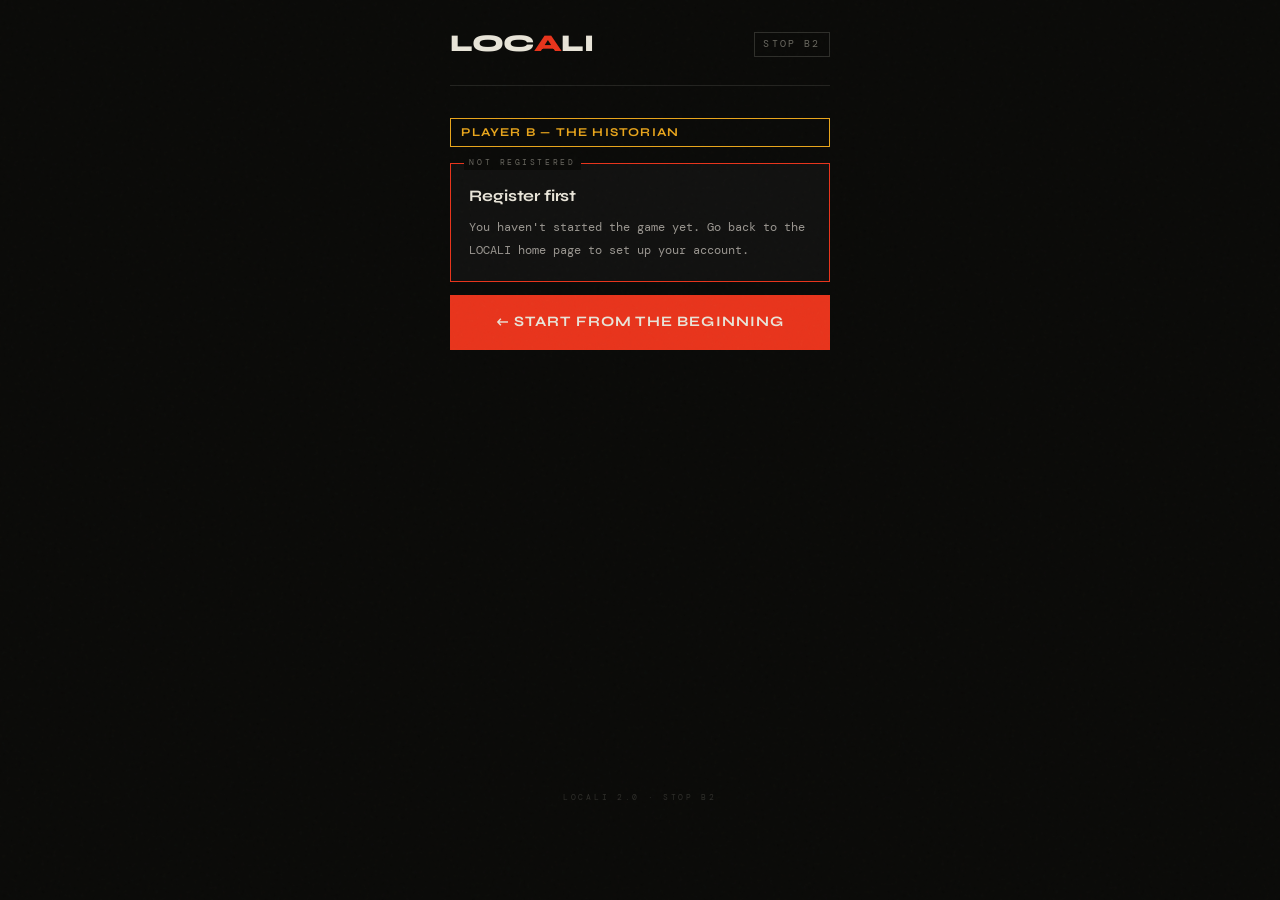
<file: stops/stop-b2.html>
<!DOCTYPE html>
<html lang="en">
<head>
  <meta charset="UTF-8">
  <meta name="viewport" content="width=device-width, initial-scale=1">
  <title>LOCALI — Stop B2</title>
  <link rel="stylesheet" href="../style.css">
</head>
<body>
<div class="page">
  <div class="topbar f1"><div class="logo">LOC<span>A</span>LI</div><div class="step-tag">Stop B2</div></div>
  <div class="role-pill b f1">Player B — The Historian</div>

  <!-- Not registered -->
  <div id="noHandle" class="hidden">
    <div class="card c-red f2" data-tag="Not Registered">
      <h3>Register first</h3>
      <p>You haven't started the game yet. Go back to the LOCALI home page to set up your account.</p>
    </div>
    <a href="../index.html" class="btn f3">← Start from the beginning</a>
  </div>

  <!-- Wrong role -->
  <div id="wrongRole" class="hidden">
    <div class="alert alert-err f2">This stop is for Player B — The Historian. You have the other role.</div>
    <a href="../hunt.html" class="btn btn-ghost f3">← Back to my hunt</a>
  </div>

  <!-- Already collected -->
  <div id="alreadyDone" class="hidden">
    <div class="alert alert-ok f2">✓ You already collected this fragment.</div>
    <div class="fragment-display f2">
      <div class="frag-label">Your Fragment — Stop B2</div>
      <div class="frag-value b" id="alreadyFrag"></div>
      <div class="frag-hint" id="alreadyHint"></div>
    </div>
    <div class="card c-red f3" data-tag="Next Location — Clue">
      <h3>Your next stop</h3>
      <p id="alreadyNextClue" style="font-size:.78rem;color:var(--muted2);line-height:1.85;margin-top:.3rem;"></p>
    </div>
    <a href="../hunt.html" class="btn f3" style="margin-top:.5rem;">← Back to hunt overview</a>
  </div>

  <!-- Code entry — coordinates shown immediately -->
  <div id="codeEntry" class="hidden">
    <div class="hero f2">
      <div class="hero-label">Stop 2 of 3 — Player B — The Historian</div>
      <h1>Go to this location</h1>
      <p>Head to the coordinates below. Once you arrive, find the small LOCALI sticker and enter the code printed on it.</p>
    </div>

    <div class="card c-gold f2" data-tag="Your Destination">
      <h3 id="coordDisplay" style="font-family:var(--mono);font-size:1.05rem;color:var(--gold);letter-spacing:.04em;"></h3>
      <a id="mapsLinkEntry" href="#" target="_blank" class="map-btn" style="margin-top:.6rem;">Open in Google Maps →</a>
    </div>

    <div class="alert alert-info f3">🔍 Once you're there — find the small LOCALI sticker on a wall, sign, bench, or post near the landmark.</div>

    <div class="field f3">
      <label for="stickerCode">Code on the LOCALI sticker</label>
      <input type="text" id="stickerCode"
        placeholder="e.g. ABC-1"
        autocomplete="off" autocorrect="off" autocapitalize="characters" spellcheck="false" />
      <div class="field-hint">Enter exactly what you see — dashes and numbers included.</div>
    </div>
    <div id="codeErr" class="alert alert-err hidden"></div>
    <button class="btn btn-gold f4" onclick="validateCode()">Submit Code →</button>
  </div>

  <!-- Fragment reveal -->
  <div id="fragReveal" class="hidden">
    <div class="alert alert-ok f1">✓ Code accepted — Stop B2 complete.</div>

    <div class="fragment-display f2">
      <div class="frag-label">Your Encoded Fragment — Stop B2</div>
      <div class="frag-value b" id="fragVal"></div>
      <div class="frag-hint" id="fragHint"></div>
      <div class="frag-count">Stop 2 of 3</div>
    </div>

    <div class="alert alert-info f3">
      ⚠ Write this down <strong>exactly</strong> — every symbol and character matters. Do not share it until you have all 3.
    </div>

    <div class="card c-red f4" data-tag="Your Next Location — Clue">
      <h3>Head to your next stop</h3>
      <div id="nextClueReveal" class="hidden">
        <p id="nextClueBody" style="margin-top:.4rem;font-size:.8rem;line-height:1.9;color:var(--muted2);"></p>
      </div>
    </div>

    <button class="btn btn-gold f5" onclick="saveAndContinue()">Saved — Continue →</button>
  </div>

  <div class="foot">LOCALI 2.0 · Stop B2</div>
</div>

<script src="../game.js"></script>
<script>
  const STOP_ID   = 'b2';
  const STOP_ROLE = 'B';
  const handle    = G.get(G.K.HANDLE);
  const role      = G.get(G.K.ROLE);

  function show(id) { document.getElementById(id).classList.remove('hidden'); }

  if (!handle) {
    show('noHandle');
  } else if (role && role !== STOP_ROLE) {
    show('wrongRole');
  } else {
    if (!role) G.set(G.K.ROLE, STOP_ROLE);
    const stop = G.STOPS[STOP_ROLE].find(s => s.id === STOP_ID);
    const done = G.getStops();

    if (done.includes(STOP_ID)) {
      show('alreadyDone');
      document.getElementById('alreadyFrag').textContent = stop.fragment;
      document.getElementById('alreadyHint').textContent = stop.hint;
      const anc = document.getElementById('alreadyNextClue');
      if (anc && stop.next_clue) anc.textContent = stop.next_clue;
    } else {
      show('codeEntry');
      document.getElementById('coordDisplay').textContent = stop.coords;
      document.getElementById('mapsLinkEntry').href = stop.gmaps;
    }
  }

  function validateCode() {
    const val  = document.getElementById('stickerCode').value.trim().toUpperCase().replace(/\s/g, '');
    const stop = G.STOPS[STOP_ROLE].find(s => s.id === STOP_ID);
    const err  = document.getElementById('codeErr');

    if (val !== stop.sticker_code.toUpperCase()) {
      err.textContent = '✗ That code doesn\'t match. Look more carefully — the sticker is small.';
      err.classList.remove('hidden');
      const inp = document.getElementById('stickerCode');
      inp.className = 'err';
      setTimeout(() => { inp.className = ''; }, 1800);
      return;
    }

    err.classList.add('hidden');
    document.getElementById('codeEntry').classList.add('hidden');
    document.getElementById('fragVal').textContent  = stop.fragment;
    document.getElementById('fragHint').textContent = stop.hint;

    const nc = document.getElementById('nextClueReveal');
    if (nc && stop.next_clue) {
      document.getElementById('nextClueBody').textContent = stop.next_clue;
      nc.classList.remove('hidden');
    }

    show('fragReveal');
  }

  function saveAndContinue() {
    G.addStop(STOP_ID);
    const stop = G.STOPS[STOP_ROLE].find(s => s.id === STOP_ID);
    window.location.href = stop.next_url ? '../' + stop.next_url : '../hunt.html';
  }

  document.addEventListener('keydown', e => {
    if (e.key === 'Enter' && !document.getElementById('codeEntry').classList.contains('hidden'))
      validateCode();
  });
</script>
</body>
</html>
</file>
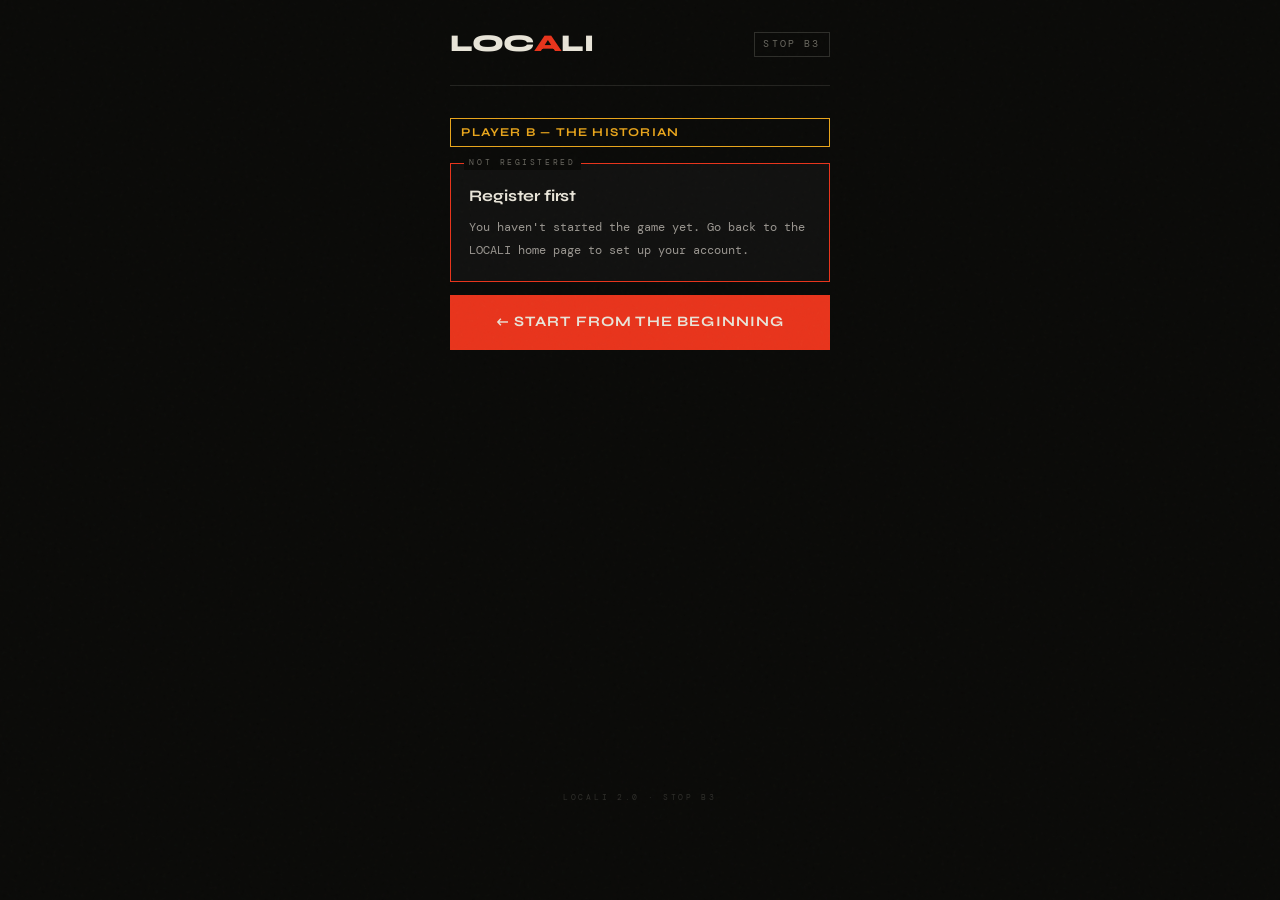
<file: stops/stop-b3.html>
<!DOCTYPE html>
<html lang="en">
<head>
  <meta charset="UTF-8">
  <meta name="viewport" content="width=device-width, initial-scale=1">
  <title>LOCALI — Stop B3</title>
  <link rel="stylesheet" href="../style.css">
</head>
<body>
<div class="page">
  <div class="topbar f1"><div class="logo">LOC<span>A</span>LI</div><div class="step-tag">Stop B3</div></div>
  <div class="role-pill b f1">Player B — The Historian</div>

  <!-- Not registered -->
  <div id="noHandle" class="hidden">
    <div class="card c-red f2" data-tag="Not Registered">
      <h3>Register first</h3>
      <p>You haven't started the game yet. Go back to the LOCALI home page to set up your account.</p>
    </div>
    <a href="../index.html" class="btn f3">← Start from the beginning</a>
  </div>

  <!-- Wrong role -->
  <div id="wrongRole" class="hidden">
    <div class="alert alert-err f2">This stop is for Player B — The Historian. You have the other role.</div>
    <a href="../hunt.html" class="btn btn-ghost f3">← Back to my hunt</a>
  </div>

  <!-- Already collected -->
  <div id="alreadyDone" class="hidden">
    <div class="alert alert-ok f2">✓ You already collected this fragment.</div>
    <div class="fragment-display f2">
      <div class="frag-label">Your Fragment — Stop B3</div>
      <div class="frag-value b" id="alreadyFrag"></div>
      <div class="frag-hint" id="alreadyHint"></div>
    </div>
    <div class="card c-gold f3" data-tag="All Done">
      <h3>You have all your fragments</h3>
      <p>Go back to the hunt overview to decode with your partner.</p>
    </div>
    <a href="../hunt.html" class="btn f3" style="margin-top:.5rem;">← Back to hunt overview</a>
  </div>

  <!-- Code entry — coordinates shown immediately -->
  <div id="codeEntry" class="hidden">
    <div class="hero f2">
      <div class="hero-label">Stop 3 of 3 — Player B — The Historian</div>
      <h1>Go to this location</h1>
      <p>Head to the coordinates below. Once you arrive, find the small LOCALI sticker and enter the code printed on it.</p>
    </div>

    <div class="card c-gold f2" data-tag="Your Destination">
      <h3 id="coordDisplay" style="font-family:var(--mono);font-size:1.05rem;color:var(--gold);letter-spacing:.04em;"></h3>
      <a id="mapsLinkEntry" href="#" target="_blank" class="map-btn" style="margin-top:.6rem;">Open in Google Maps →</a>
    </div>

    <div class="alert alert-info f3">🔍 Once you're there — find the small LOCALI sticker on a wall, sign, bench, or post near the landmark.</div>

    <div class="field f3">
      <label for="stickerCode">Code on the LOCALI sticker</label>
      <input type="text" id="stickerCode"
        placeholder="e.g. ABC-1"
        autocomplete="off" autocorrect="off" autocapitalize="characters" spellcheck="false" />
      <div class="field-hint">Enter exactly what you see — dashes and numbers included.</div>
    </div>
    <div id="codeErr" class="alert alert-err hidden"></div>
    <button class="btn btn-gold f4" onclick="validateCode()">Submit Code →</button>
  </div>

  <!-- Fragment reveal -->
  <div id="fragReveal" class="hidden">
    <div class="alert alert-ok f1">✓ Code accepted — Stop B3 complete.</div>

    <div class="fragment-display f2">
      <div class="frag-label">Your Encoded Fragment — Stop B3</div>
      <div class="frag-value b" id="fragVal"></div>
      <div class="frag-hint" id="fragHint"></div>
      <div class="frag-count">Stop 3 of 3</div>
    </div>

    <div class="alert alert-info f3">
      ⚠ Write this down <strong>exactly</strong> — every symbol and character matters. Do not share it until you have all 3.
    </div>

    <div class="card c-gold f4" data-tag="Last Stop">
      <h3>You have all 3 fragments</h3>
      <p>Call your partner and make sure they also have all 3 of theirs. Then head back to the hunt overview to decode together.</p>
    </div>

    <button class="btn btn-gold f5" onclick="saveAndContinue()">Saved — Go to Decoder →</button>
  </div>

  <div class="foot">LOCALI 2.0 · Stop B3</div>
</div>

<script src="../game.js"></script>
<script>
  const STOP_ID   = 'b3';
  const STOP_ROLE = 'B';
  const handle    = G.get(G.K.HANDLE);
  const role      = G.get(G.K.ROLE);

  function show(id) { document.getElementById(id).classList.remove('hidden'); }

  if (!handle) {
    show('noHandle');
  } else if (role && role !== STOP_ROLE) {
    show('wrongRole');
  } else {
    if (!role) G.set(G.K.ROLE, STOP_ROLE);
    const stop = G.STOPS[STOP_ROLE].find(s => s.id === STOP_ID);
    const done = G.getStops();

    if (done.includes(STOP_ID)) {
      show('alreadyDone');
      document.getElementById('alreadyFrag').textContent = stop.fragment;
      document.getElementById('alreadyHint').textContent = stop.hint;
    } else {
      show('codeEntry');
      document.getElementById('coordDisplay').textContent = stop.coords;
      document.getElementById('mapsLinkEntry').href = stop.gmaps;
    }
  }

  function validateCode() {
    const val  = document.getElementById('stickerCode').value.trim().toUpperCase().replace(/\s/g, '');
    const stop = G.STOPS[STOP_ROLE].find(s => s.id === STOP_ID);
    const err  = document.getElementById('codeErr');

    if (val !== stop.sticker_code.toUpperCase()) {
      err.textContent = '✗ That code doesn\'t match. Look more carefully — the sticker is small.';
      err.classList.remove('hidden');
      const inp = document.getElementById('stickerCode');
      inp.className = 'err';
      setTimeout(() => { inp.className = ''; }, 1800);
      return;
    }

    err.classList.add('hidden');
    document.getElementById('codeEntry').classList.add('hidden');
    document.getElementById('fragVal').textContent  = stop.fragment;
    document.getElementById('fragHint').textContent = stop.hint;
    show('fragReveal');
  }

  function saveAndContinue() {
    G.addStop(STOP_ID);
    window.location.href = '../hunt.html';
  }

  document.addEventListener('keydown', e => {
    if (e.key === 'Enter' && !document.getElementById('codeEntry').classList.contains('hidden'))
      validateCode();
  });
</script>
</body>
</html>
</file>
<file: style.css>
@import url('https://fonts.googleapis.com/css2?family=Syne:wght@400;600;700;800&family=DM+Mono:ital,wght@0,400;0,500;1,400&display=swap');

/* ── Tokens ───────────────────────────────────────────────── */
:root {
  --bg:      #0a0a08;
  --surf:    #111110;
  --surf2:   #181817;
  --line:    #232320;
  --line2:   #2e2e2a;
  --text:    #e8e4d8;
  --muted:   #6a6860;
  --muted2:  #9a9690;
  --red:     #e8341c;
  --gold:    #e8a51c;
  --green:   #2ecc71;
  --blue:    #3b9eff;
  --syne:    'Syne', sans-serif;
  --mono:    'DM Mono', monospace;
}

/* ── Reset ────────────────────────────────────────────────── */
*, *::before, *::after { box-sizing: border-box; margin: 0; padding: 0; }
html { scroll-behavior: smooth; -webkit-text-size-adjust: 100%; }

body {
  background: var(--bg);
  color: var(--text);
  font-family: var(--mono);
  font-size: 14px;
  line-height: 1.7;
  min-height: 100dvh;
  overflow-x: hidden;
}

/* grain overlay */
body::before {
  content: '';
  position: fixed; inset: 0; z-index: 9998;
  background-image: url("data:image/svg+xml,%3Csvg viewBox='0 0 256 256' xmlns='http://www.w3.org/2000/svg'%3E%3Cfilter id='noise'%3E%3CfeTurbulence type='fractalNoise' baseFrequency='0.9' numOctaves='4' stitchTiles='stitch'/%3E%3C/filter%3E%3Crect width='100%25' height='100%25' filter='url(%23noise)' opacity='0.04'/%3E%3C/svg%3E");
  pointer-events: none;
  opacity: 0.5;
}

/* ── Layout ───────────────────────────────────────────────── */
.page {
  max-width: 420px;
  margin: 0 auto;
  padding: 0 1.25rem 6rem;
  min-height: 100dvh;
  display: flex;
  flex-direction: column;
}

/* ── Topbar ───────────────────────────────────────────────── */
.topbar {
  display: flex;
  align-items: center;
  justify-content: space-between;
  padding: 1.5rem 0 1.25rem;
  border-bottom: 1px solid var(--line);
  margin-bottom: 2rem;
}

.logo {
  font-family: var(--syne);
  font-size: 1.5rem;
  font-weight: 800;
  letter-spacing: -0.02em;
  color: var(--text);
}
.logo span { color: var(--red); }

.step-tag {
  font-size: 0.6rem;
  letter-spacing: 0.22em;
  text-transform: uppercase;
  color: var(--muted);
  border: 1px solid var(--line2);
  padding: 0.2rem 0.55rem;
}

/* ── Progress dots ────────────────────────────────────────── */
.progress {
  display: flex;
  gap: 5px;
  margin-bottom: 2.25rem;
}
.dot-step {
  height: 3px;
  flex: 1;
  background: var(--line2);
  transition: background 0.4s;
}
.dot-step.done   { background: var(--green); }
.dot-step.active { background: var(--red); animation: pulse-bar 1.4s ease infinite; }
@keyframes pulse-bar { 0%,100%{opacity:1} 50%{opacity:.35} }

/* ── Hero block ───────────────────────────────────────────── */
.hero {
  margin-bottom: 2rem;
}
.hero-label {
  font-size: 0.58rem;
  letter-spacing: 0.3em;
  text-transform: uppercase;
  color: var(--red);
  margin-bottom: 0.6rem;
}
.hero h1 {
  font-family: var(--syne);
  font-size: clamp(2rem, 8vw, 2.8rem);
  font-weight: 800;
  line-height: 1.05;
  letter-spacing: -0.03em;
  color: var(--text);
}
.hero p {
  margin-top: 0.85rem;
  font-size: 0.82rem;
  line-height: 1.9;
  color: var(--muted2);
}

/* ── Cards ────────────────────────────────────────────────── */
.card {
  border: 1px solid var(--line2);
  background: var(--surf);
  padding: 1.1rem 1.15rem 1.2rem;
  margin-bottom: 0.8rem;
  position: relative;
}
.card[data-tag]::before {
  content: attr(data-tag);
  position: absolute;
  top: -0.52rem; left: 0.8rem;
  background: var(--bg);
  padding: 0 0.35rem;
  font-size: 0.5rem;
  letter-spacing: 0.32em;
  text-transform: uppercase;
  color: var(--muted);
}
.card h3 {
  font-family: var(--syne);
  font-size: 1rem;
  font-weight: 700;
  letter-spacing: -0.01em;
  margin-bottom: 0.45rem;
  color: var(--text);
}
.card p, .card li {
  font-size: 0.77rem;
  line-height: 1.85;
  color: var(--muted2);
}
.card ul { list-style: none; }
.card ul li { padding-left: 1rem; position: relative; }
.card ul li::before { content: '›'; position: absolute; left: 0; color: var(--red); }
.card strong { color: var(--text); }

.card.c-red   { border-color: var(--red); }
.card.c-gold  { border-color: var(--gold); }
.card.c-green { border-color: var(--green); }
.card.c-blue  { border-color: var(--blue); }
.card.c-dim   { border-color: var(--line); opacity: 0.45; pointer-events: none; }

/* ── Role cards (big selectable) ─────────────────────────── */
.role-grid {
  display: grid;
  grid-template-columns: 1fr 1fr;
  gap: 0.65rem;
  margin-bottom: 1rem;
}
.role-card {
  border: 2px solid var(--line2);
  background: var(--surf);
  padding: 1.1rem 1rem 1.15rem;
  cursor: pointer;
  transition: border-color 0.18s, background 0.18s, transform 0.12s;
  user-select: none;
  -webkit-tap-highlight-color: transparent;
}
.role-card:active { transform: scale(0.97); }
.role-card.selected-a { border-color: var(--blue); background: rgba(59,158,255,0.06); }
.role-card.selected-b { border-color: var(--gold); background: rgba(232,165,28,0.06); }
.role-card .role-letter {
  font-family: var(--syne);
  font-size: 2rem;
  font-weight: 800;
  line-height: 1;
  margin-bottom: 0.4rem;
}
.role-card.selected-a .role-letter { color: var(--blue); }
.role-card.selected-b .role-letter { color: var(--gold); }
.role-card h4 {
  font-family: var(--syne);
  font-size: 0.8rem;
  font-weight: 700;
  letter-spacing: 0.05em;
  text-transform: uppercase;
  color: var(--muted2);
  margin-bottom: 0.3rem;
}
.role-card p { font-size: 0.7rem; line-height: 1.7; color: var(--muted); }

/* ── Inputs ───────────────────────────────────────────────── */
.field {
  margin-bottom: 0.9rem;
}
.field label {
  display: block;
  font-size: 0.52rem;
  letter-spacing: 0.32em;
  text-transform: uppercase;
  color: var(--muted);
  margin-bottom: 0.35rem;
}
.field input {
  width: 100%;
  background: var(--surf2);
  border: 1px solid var(--line2);
  border-bottom: 2px solid var(--muted);
  color: var(--text);
  font-family: var(--mono);
  font-size: 0.95rem;
  padding: 0.75rem 0.9rem;
  outline: none;
  border-radius: 0;
  transition: border-color 0.2s;
  -webkit-appearance: none;
}
.field input:focus { border-bottom-color: var(--red); }
.field input.ok    { border-bottom-color: var(--green); }
.field input.err   { border-bottom-color: var(--red); }
.field input::placeholder { color: var(--line2); }
.field-hint {
  font-size: 0.6rem;
  color: var(--muted);
  margin-top: 0.3rem;
  line-height: 1.6;
}
.field-hint.ok  { color: var(--green); }
.field-hint.err { color: var(--red); }

/* ── Buttons ──────────────────────────────────────────────── */
.btn {
  display: flex; align-items: center; justify-content: center; gap: 0.5rem;
  width: 100%; padding: 0.95rem 1rem;
  background: var(--red); color: var(--text);
  border: none; border-radius: 0;
  font-family: var(--syne); font-size: 0.9rem; font-weight: 700;
  letter-spacing: 0.08em; text-transform: uppercase;
  cursor: pointer;
  transition: opacity .15s, transform .1s;
  text-decoration: none; text-align: center;
  margin-bottom: 0.5rem;
  -webkit-tap-highlight-color: transparent;
}
.btn:hover  { opacity: 0.85; }
.btn:active { transform: scale(0.98); }
.btn-ghost {
  background: transparent;
  border: 1px solid var(--line2);
  color: var(--muted2);
  font-size: 0.75rem;
}
.btn-ghost:hover { border-color: var(--line2); color: var(--text); }
.btn-gold  { background: var(--gold); color: #000; }
.btn-green { background: var(--green); color: #000; }
.btn-blue  { background: var(--blue); color: #000; }

/* ── Alerts ───────────────────────────────────────────────── */
.alert {
  padding: 0.75rem 0.9rem;
  font-size: 0.72rem; line-height: 1.75;
  margin-bottom: 0.75rem;
}
.alert-err  { border: 1px solid rgba(232,52,28,.4);  background: rgba(232,52,28,.07);  color: #ff7a5e; }
.alert-ok   { border: 1px solid rgba(46,204,113,.3); background: rgba(46,204,113,.07); color: var(--green); }
.alert-info { border: 1px solid rgba(232,165,28,.3); background: rgba(232,165,28,.06); color: var(--gold); }
.alert-blue { border: 1px solid rgba(59,158,255,.3); background: rgba(59,158,255,.06); color: var(--blue); }

/* ── Role badge pill ──────────────────────────────────────── */
.role-pill {
  display: inline-flex; align-items: center; gap: 0.4rem;
  border: 1px solid; padding: 0.22rem 0.65rem;
  font-family: var(--syne); font-size: 0.75rem; font-weight: 700;
  letter-spacing: 0.1em; text-transform: uppercase;
  margin-bottom: 1rem;
}
.role-pill.a { border-color: var(--blue); color: var(--blue); }
.role-pill.b { border-color: var(--gold); color: var(--gold); }

/* ── Voucher ──────────────────────────────────────────────── */
.voucher {
  border: 2px dashed var(--gold);
  padding: 2rem 1.5rem;
  text-align: center;
  margin-bottom: 0.8rem;
  position: relative;
  background: radial-gradient(ellipse at center, rgba(232,165,28,.08) 0%, transparent 70%);
}
.voucher::before, .voucher::after {
  content: '';
  position: absolute;
  width: 18px; height: 18px;
  background: var(--bg);
  border-radius: 50%;
  top: 50%; transform: translateY(-50%);
}
.voucher::before { left: -9px; }
.voucher::after  { right: -9px; }
.v-pct   { font-family: var(--syne); font-size: 5rem; font-weight: 800; color: var(--gold); line-height: 1; }
.v-lbl   { font-size: .58rem; letter-spacing: .38em; color: var(--muted); text-transform: uppercase; margin: .3rem 0; }
.v-name  { font-family: var(--syne); font-size: 1.15rem; font-weight: 700; margin-top: .4rem; }
.v-team  { font-size: .6rem; color: var(--muted); margin-top: .7rem; letter-spacing: .1em; }
.v-once  { font-size: .6rem; color: var(--red); margin-top: .4rem; }

/* ── Fragment chip ────────────────────────────────────────── */
.fragment-display {
  text-align: center;
  padding: 2.25rem 1rem 2rem;
  border: 1px solid var(--line2);
  background: var(--surf);
  margin-bottom: 0.8rem;
}
.frag-label { font-size: .52rem; letter-spacing: .38em; color: var(--muted); text-transform: uppercase; margin-bottom: .75rem; }
.frag-value {
  font-family: var(--syne);
  font-size: 3.5rem; font-weight: 800;
  letter-spacing: 0.08em;
  line-height: 1;
  color: var(--red);
}
.frag-value.a { color: var(--blue); }
.frag-value.b { color: var(--gold); }
.frag-hint  { font-size: .7rem; color: var(--muted2); margin-top: .75rem; font-style: italic; }
.frag-count { font-size: .55rem; letter-spacing: .28em; color: var(--muted); margin-top: .6rem; text-transform: uppercase; }

/* ── Stop progress bar ────────────────────────────────────── */
.stop-progress {
  display: flex; gap: 4px; margin-bottom: 1.5rem;
}
.sp-seg {
  flex: 1; height: 4px; background: var(--line2);
  transition: background 0.4s;
}
.sp-seg.done   { background: var(--green); }
.sp-seg.active { background: var(--red); }

/* ── Win screen ───────────────────────────────────────────── */
.win-hero { text-align: center; padding: 1.75rem 0 1.25rem; }
.win-icon { font-size: 3.5rem; animation: bob .85s ease infinite alternate; display: block; }
@keyframes bob { to { transform: translateY(-10px); } }
.win-title {
  font-family: var(--syne); font-size: 2.6rem; font-weight: 800;
  color: var(--gold); line-height: 1; margin-top: .5rem; letter-spacing: -0.03em;
}
.win-sub { font-size: .6rem; letter-spacing: .28em; color: var(--muted); margin-top: .45rem; }

/* ── Divider ──────────────────────────────────────────────── */
.divider {
  text-align: center; font-size: .5rem; letter-spacing: .4em;
  color: var(--line2); margin: 1rem 0; position: relative;
}
.divider::before, .divider::after {
  content: ''; position: absolute; top: 50%; height: 1px; background: var(--line); width: 36%;
}
.divider::before { left: 0; } .divider::after { right: 0; }

/* ── Map link button ──────────────────────────────────────── */
.map-btn {
  display: flex; align-items: center; gap: 0.5rem;
  font-size: 0.7rem; color: var(--blue);
  text-decoration: none; margin-bottom: 0.6rem;
  letter-spacing: 0.05em;
}
.map-btn:hover { color: var(--text); }
.map-btn::before { content: '📍'; font-size: 0.85rem; }

/* ── Animations ───────────────────────────────────────────── */
@keyframes fadeUp {
  from { opacity: 0; transform: translateY(14px); }
  to   { opacity: 1; transform: translateY(0); }
}
.f1 { animation: fadeUp .38s ease both; }
.f2 { animation: fadeUp .38s .06s ease both; }
.f3 { animation: fadeUp .38s .12s ease both; }
.f4 { animation: fadeUp .38s .18s ease both; }
.f5 { animation: fadeUp .38s .24s ease both; }
.f6 { animation: fadeUp .38s .30s ease both; }

/* ── Misc ─────────────────────────────────────────────────── */
.hidden { display: none !important; }
.foot {
  margin-top: auto; padding-top: 3rem;
  font-size: .48rem; letter-spacing: .35em; color: var(--line2);
  text-align: center; text-transform: uppercase;
}
.spacer { height: 1rem; }
</file>
